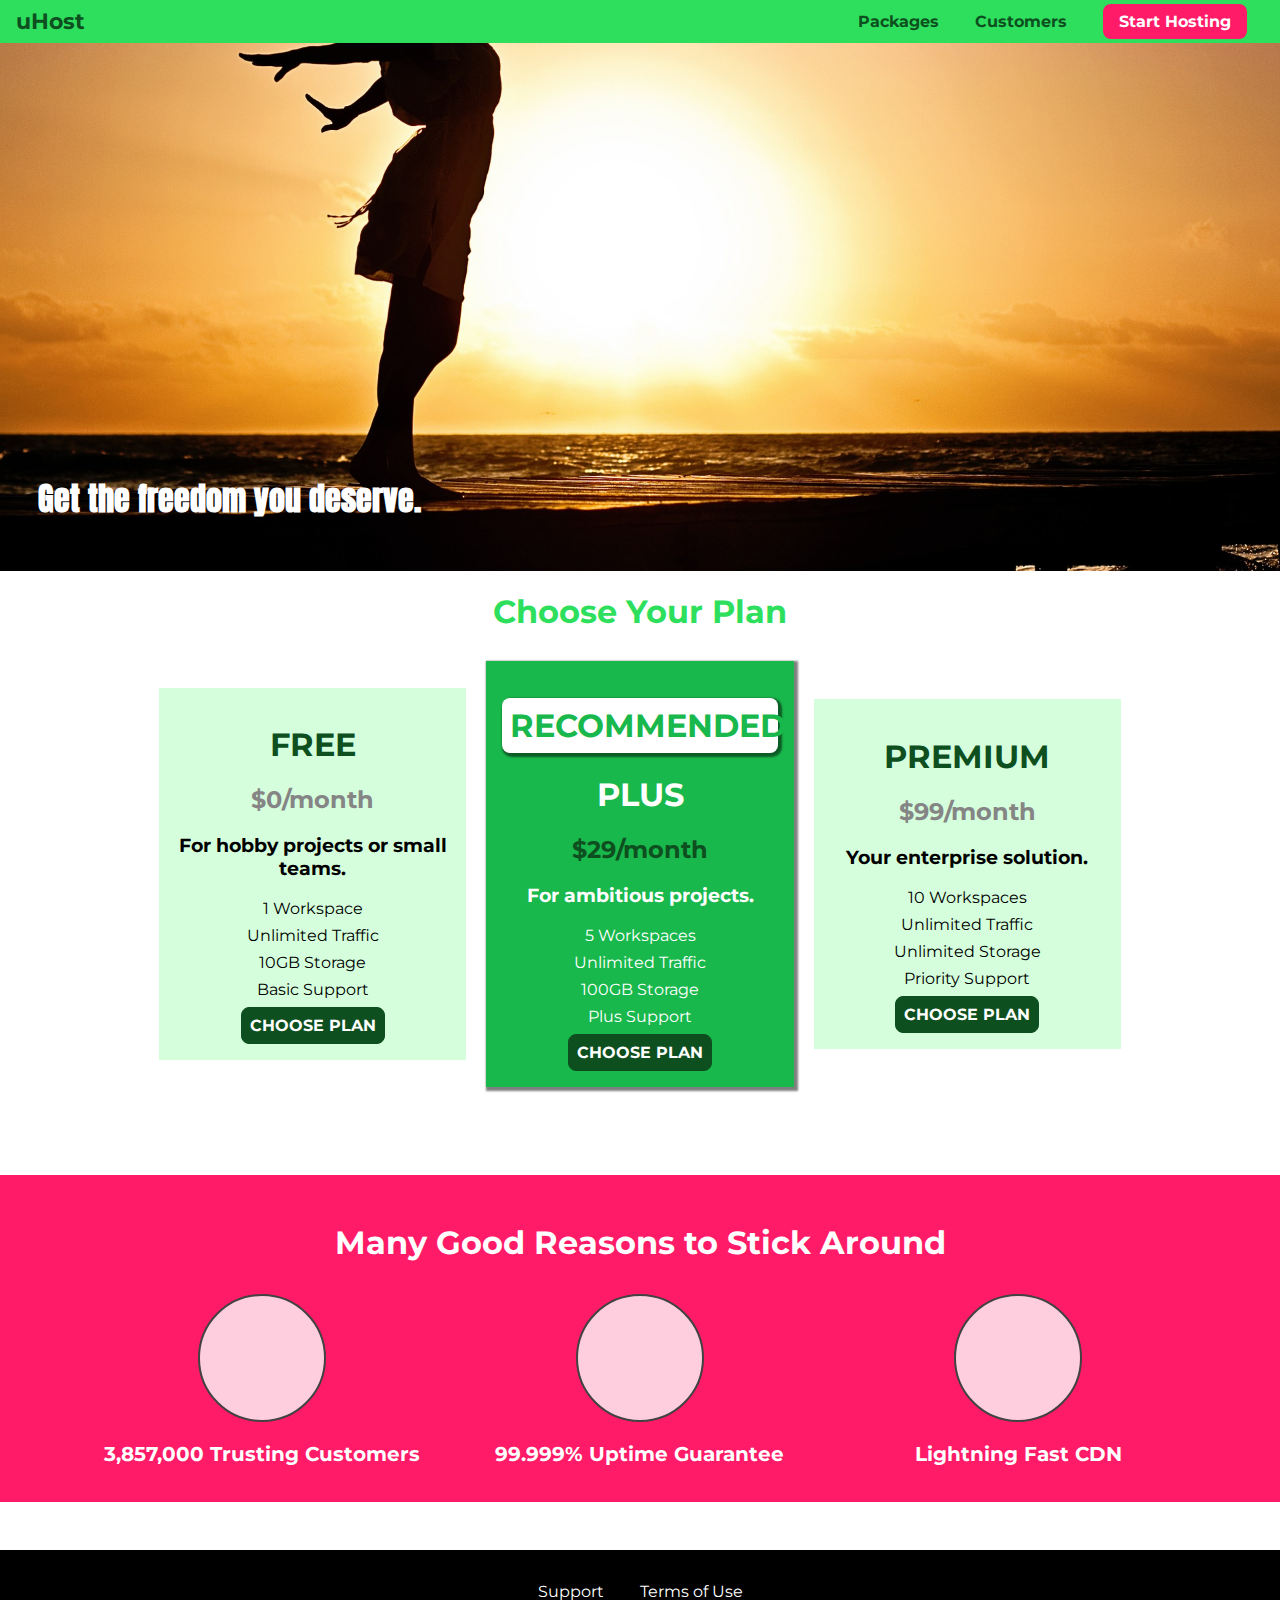
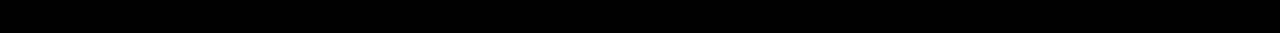
<file: index.html>
<!DOCTYPE html>
<html lang="en">

<head>
    <meta charset="UTF-8">
    <meta http-equiv="X-UA-Compatible" content="ie=edge">
    <title>uHost</title>
    <link rel="shortcut icon" href="favicon.png">
    <link href="https://fonts.googleapis.com/css?family=Anton" rel="stylesheet">
    <link href="https://fonts.googleapis.com/css?family=Montserrat:400,700" rel="stylesheet">
    <link rel="stylesheet" href="shared.css">
    <link rel="stylesheet" href="main.css">
</head>

<body>
    <header class="main-header">
        <div>
            <a href="index.html" class="main-header__brand">
                uHost
            </a>
        </div>
        <nav class="main-nav">
            <ul class="main-nav__items">
                <li class="main-nav__item">
                    <a href="packages/index.html">Packages</a>
                </li>
                <li class="main-nav__item">
                    <a href="customers/index.html">Customers</a>
                </li>
                <li class="main-nav__item main-nav__item--cta">
                    <a href="start-hosting/index.html">Start Hosting</a>
                </li>
            </ul>
        </nav>
    </header>
    <main>
        <section id="product-overview">
            <h1>Get the freedom you deserve.</h1>
        </section>
        <section id="plans">
            <h1 class="section-title">Choose Your Plan</h1>
            <div class="plan__list">
                <article class="plan">
                    <h1 class="plan__title">FREE</h1>
                    <h2 class="plan__price">$0/month</h2>
                    <h3>For hobby projects or small teams.</h3>
                    <ul class="plan__features">
                        <li class="plan__feature">1 Workspace</li>
                        <li class="plan__feature">Unlimited Traffic</li>
                        <li class="plan__feature">10GB Storage</li>
                        <li class="plan__feature">Basic Support</li>
                    </ul>
                    <div>
                        <button class="button">CHOOSE PLAN</button>
                    </div>
                </article>
                <article class="plan plan--highlighted">
                    <h1 class="plan__annotation">RECOMMENDED</h1>
                    <h1 class="plan__title">PLUS</h1>
                    <h2 class="plan__price">$29/month</h2>
                    <h3>For ambitious projects.</h3>
                    <ul class="plan__features">
                        <li class="plan__feature">5 Workspaces</li>
                        <li class="plan__feature">Unlimited Traffic</li>
                        <li class="plan__feature">100GB Storage</li>
                        <li class="plan__feature">Plus Support</li>
                    </ul>
                    <div>
                        <button class="button">CHOOSE PLAN</button>
                    </div>
                </article>
                <article class="plan">
                    <h1 class="plan__title">PREMIUM</h1>
                    <h2 class="plan__price">$99/month</h2>
                    <h3>Your enterprise solution.</h3>
                    <ul class="plan__features">
                        <li class="plan__feature">10 Workspaces</li>
                        <li class="plan__feature">Unlimited Traffic</li>
                        <li class="plan__feature">Unlimited Storage</li>
                        <li class="plan__feature">Priority Support</li>
                    </ul>
                    <div>
                        <button class="button">CHOOSE PLAN</button>
                    </div>
                </article>
            </div>
        </section>
        <section id="key-features">
            <h1 class="section-title">Many Good Reasons to Stick Around</h1>
            <ul class="key-feature__list">
                <li class="key-feature">
                    <div class="key-feature__image">

                    </div>
                    <p class="key-feature__description">3,857,000 Trusting Customers</p>
                </li>
                <li class="key-feature">
                    <div class="key-feature__image">

                    </div>
                    <p class="key-feature__description">99.999% Uptime Guarantee</p>
                </li>
                <li class="key-feature">
                    <div class="key-feature__image">

                    </div>
                    <p class="key-feature__description">Lightning Fast CDN</p>
                </li>
            </ul>
        </section>
    </main>
    <footer class="main-footer">
        <nav>
            <ul class="main-footer__links">
                <li class="main-footer__link">
                    <a href="#">Support</a>
                </li>
                <li class="main-footer__link">
                    <a href="#">Terms of Use</a>
                </li>
            </ul>
        </nav>
    </footer>
</body>

</html>
</file>
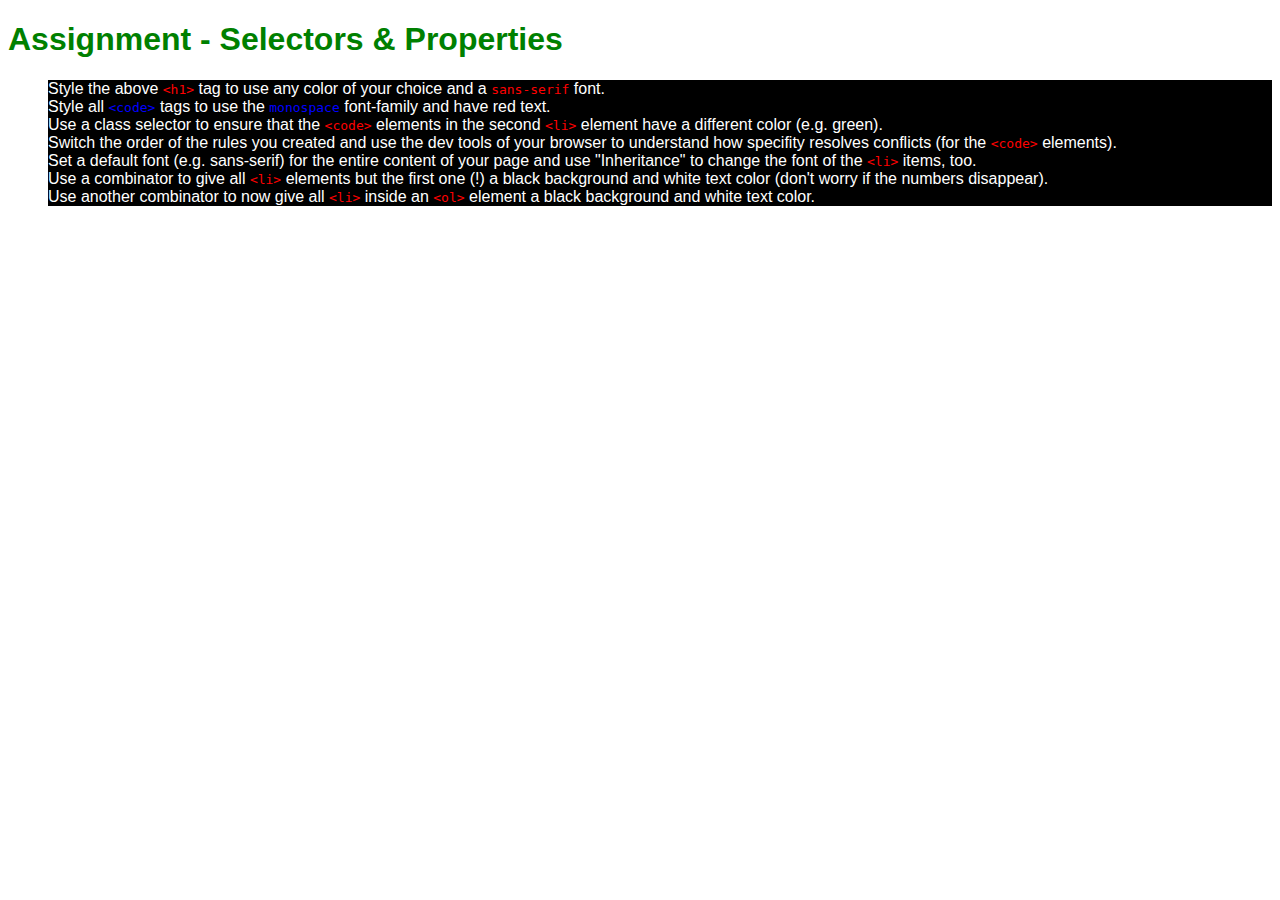
<file: Assignment 1/index.html>
<!DOCTYPE html>
<html lang="en">
<head>
    <meta charset="UTF-8">
    <meta name="viewport" content="width=device-width, initial-scale=1.0">
    <meta http-equiv="X-UA-Compatible" content="ie=edge">
    <title>CSS Course</title>
    <link rel="stylesheet" href="main.css">
</head>
<body>
    <h1 id="assignment-instructions">Assignment - Selectors &amp; Properties</h1>
    <ol>
        <li>Style the above <code>&lt;h1&gt;</code> tag to use any color of your choice and a <code>sans-serif</code> font.</li>
        <li>Style all <code class="secondElement-code">&lt;code&gt;</code> tags to use the <code class="secondElement-code">monospace</code> font-family and have red text.</li>
        <li>Use a class selector to ensure that the <code>&lt;code&gt;</code> elements in the second <code>&lt;li&gt;</code> element have a different color (e.g. green).</li>
        <li>Switch the order of the rules you created and use the dev tools of your browser to understand how specifity resolves conflicts (for the <code>&lt;code&gt;</code> elements).</li>
        <li>Set a default font (e.g. sans-serif) for the entire content of your page and use "Inheritance" to change the font of the <code>&lt;li&gt;</code> items, too.</li>
        <li>Use a combinator to give all <code>&lt;li&gt;</code> elements but the first one (!) a black background and white text color (don't worry if the numbers disappear).</li>
        <li>Use another combinator to now give all <code>&lt;li&gt;</code> inside an <code>&lt;ol&gt;</code> element a black background and white text color.</li>
    </ol>
</body>
</html>
</file>
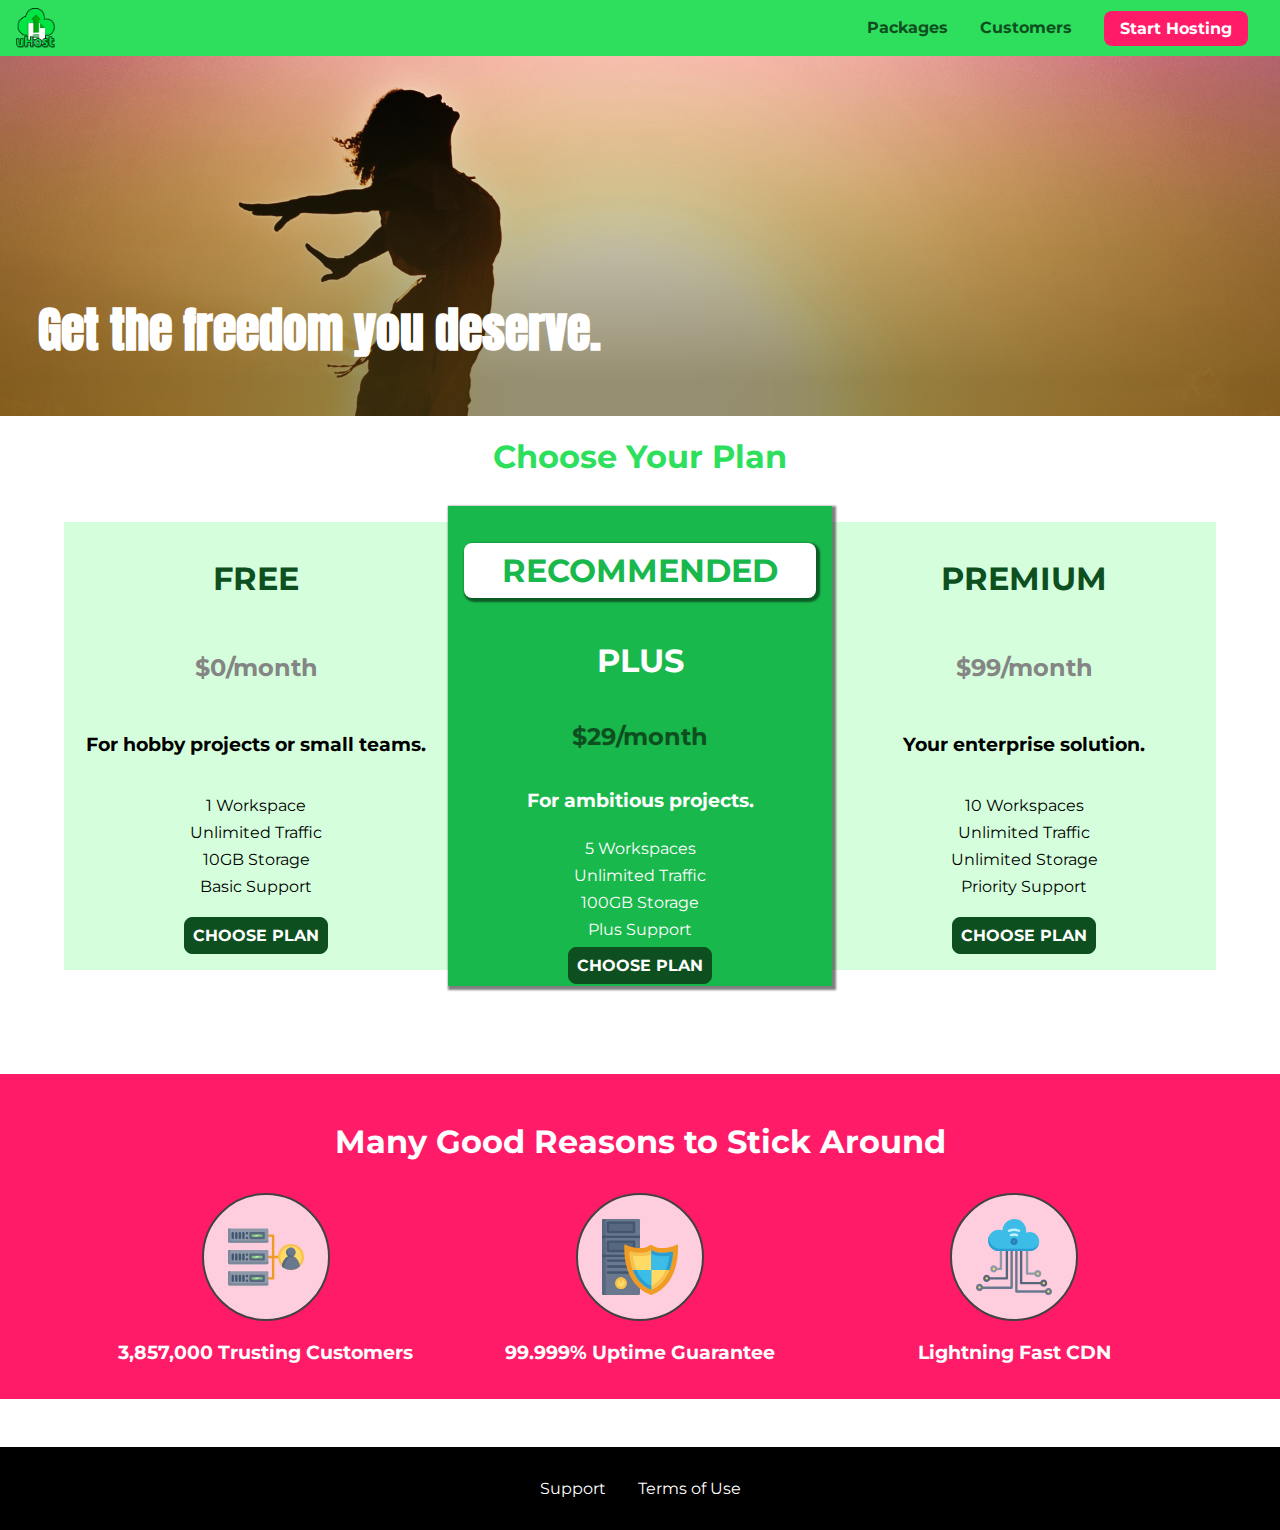
<file: Assignment 10/index.html>
<!DOCTYPE html>
<html lang="en">

<head>
    <meta charset="UTF-8">
    <meta http-equiv="X-UA-Compatible" content="ie=edge">
    <meta name="viewport" content="width=device-width, initial-scale=1.0">
    <title>uHost</title>
    <link rel="shortcut icon" href="favicon.png">
    <link rel="stylesheet" href="shared.css">
    <link rel="stylesheet" href="main.css">
</head>

<body>
    <div class="backdrop"></div>
    <div class="modal">
        <h1 class="modal__title">Do you want to continue?</h1>
        <div class="modal__actions">
            <a href="start-hosting/index.html" class="modal__action">Yes!</a>
            <button class="modal__action modal__action--negative" type="button">No!</button>
        </div>
    </div>
    <header class="main-header">
        <div>
            <button class="toggle-button">
                <span class="toggle-button__bar"></span>
                <span class="toggle-button__bar"></span>
                <span class="toggle-button__bar"></span>
            </button>
            <a href="index.html" class="main-header__brand">
                <img src="images/uhost-icon.png" alt="uHost - Your favorite hosting company">
            </a>
        </div>
        <nav class="main-nav">
            <ul class="main-nav__items">
                <li class="main-nav__item">
                    <a href="packages/index.html">Packages</a>
                </li>
                <li class="main-nav__item">
                    <a href="customers/index.html">Customers</a>
                </li>
                <li class="main-nav__item main-nav__item--cta">
                    <a href="start-hosting/index.html">Start Hosting</a>
                </li>
            </ul>
        </nav>
    </header>
    <nav class="mobile-nav">
        <ul class="mobile-nav__items">
            <li class="mobile-nav__item">
                <a href="packages/index.html">Packages</a>
            </li>
            <li class="mobile-nav__item">
                <a href="customers/index.html">Customers</a>
            </li>
            <li class="mobile-nav__item mobile-nav__item--cta">
                <a href="start-hosting/index.html">Start Hosting</a>
            </li>
        </ul>
    </nav>
    <main>
        <section id="product-overview">
            <h1>Get the freedom you deserve.</h1>
        </section>
        <section id="plans">
            <h1 class="section-title">Choose Your Plan</h1>
            <div class="plan__list">
                <article class="plan">
                    <h1 class="plan__title">FREE</h1>
                    <h2 class="plan__price">$0/month</h2>
                    <h3>For hobby projects or small teams.</h3>
                    <ul class="plan__features">
                        <li class="plan__feature">1 Workspace</li>
                        <li class="plan__feature">Unlimited Traffic</li>
                        <li class="plan__feature">10GB Storage</li>
                        <li class="plan__feature">Basic Support</li>
                    </ul>
                    <div>
                        <button class="button">CHOOSE PLAN</button>
                    </div>
                </article>
                <article class="plan plan--highlighted">
                    <h1 class="plan__annotation">RECOMMENDED</h1>
                    <h1 class="plan__title">PLUS</h1>
                    <h2 class="plan__price">$29/month</h2>
                    <h3>For ambitious projects.</h3>
                    <ul class="plan__features">
                        <li class="plan__feature">5 Workspaces</li>
                        <li class="plan__feature">Unlimited Traffic</li>
                        <li class="plan__feature">100GB Storage</li>
                        <li class="plan__feature">Plus Support</li>
                    </ul>
                    <div>
                        <button class="button">CHOOSE PLAN</button>
                    </div>
                </article>
                <article class="plan">
                    <h1 class="plan__title">PREMIUM</h1>
                    <h2 class="plan__price">$99/month</h2>
                    <h3>Your enterprise solution.</h3>
                    <ul class="plan__features">
                        <li class="plan__feature">10 Workspaces</li>
                        <li class="plan__feature">Unlimited Traffic</li>
                        <li class="plan__feature">Unlimited Storage</li>
                        <li class="plan__feature">Priority Support</li>
                    </ul>
                    <div>
                        <button class="button">CHOOSE PLAN</button>
                    </div>
                </article>
            </div>
        </section>
        <section id="key-features">
            <h1 class="section-title">Many Good Reasons to Stick Around</h1>
            <ul class="key-feature__list">
                <li class="key-feature">
                    <div class="key-feature__image">
                        <svg viewBox="0 0 512 512">
                            <path style="fill:#F09B24;" d="M344,248h-32V112c0-4.418-3.582-8-8-8h-40c-4.418,0-8,3.582-8,8s3.582,8,8,8h32v128h-32  c-4.418,0-8,3.582-8,8s3.582,8,8,8h32v128h-32c-4.418,0-8,3.582-8,8s3.582,8,8,8h40c4.418,0,8-3.582,8-8V264h32c4.418,0,8-3.582,8-8  S348.418,248,344,248z"
                            />
                            <path style="fill:#8E9AA9;" d="M264,64H8c-4.418,0-8,3.582-8,8v80c0,4.418,3.582,8,8,8h256c4.418,0,8-3.582,8-8V72  C272,67.582,268.418,64,264,64z"
                            />
                            <path style="fill:#7C899B;" d="M24,144c-4.418,0-8-3.582-8-8V64H8c-4.418,0-8,3.582-8,8v80c0,4.418,3.582,8,8,8h256  c4.418,0,8-3.582,8-8v-8H24z"
                            />
                            <rect x="152" y="96" style="fill:#B8E3A8;" width="88" height="32" />
                            <g>
                                <polygon style="fill:#7EC97D;" points="152,96 152,128 166,128 198,96  " />
                                <polygon style="fill:#7EC97D;" points="220,96 188,128 240,128 240,96  " />
                            </g>
                            <path style="fill:#56677E;" d="M240,136h-88c-4.418,0-8-3.582-8-8V96c0-4.418,3.582-8,8-8h88c4.418,0,8,3.582,8,8v32  C248,132.418,244.418,136,240,136z M160,120h72v-16h-72V120z"
                            />
                            <g>
                                <path style="fill:#435670;" d="M32,136c-4.418,0-8-3.582-8-8V96c0-4.418,3.582-8,8-8s8,3.582,8,8v32C40,132.418,36.418,136,32,136z   "
                                />
                                <path style="fill:#435670;" d="M56,136c-4.418,0-8-3.582-8-8V96c0-4.418,3.582-8,8-8s8,3.582,8,8v32C64,132.418,60.418,136,56,136z   "
                                />
                                <path style="fill:#435670;" d="M80,136c-4.418,0-8-3.582-8-8V96c0-4.418,3.582-8,8-8s8,3.582,8,8v32C88,132.418,84.418,136,80,136z   "
                                />
                                <path style="fill:#435670;" d="M104,136c-4.418,0-8-3.582-8-8V96c0-4.418,3.582-8,8-8s8,3.582,8,8v32   C112,132.418,108.418,136,104,136z"
                                />
                                <path style="fill:#435670;" d="M128,105c-4.418,0-8-3.582-8-8v-1c0-4.418,3.582-8,8-8s8,3.582,8,8v1   C136,101.418,132.418,105,128,105z"
                                />
                                <path style="fill:#435670;" d="M128,136c-4.418,0-8-3.582-8-8v-1c0-4.418,3.582-8,8-8s8,3.582,8,8v1   C136,132.418,132.418,136,128,136z"
                                />
                            </g>
                            <path style="fill:#8E9AA9;" d="M264,208H8c-4.418,0-8,3.582-8,8v80c0,4.418,3.582,8,8,8h256c4.418,0,8-3.582,8-8v-80  C272,211.582,268.418,208,264,208z"
                            />
                            <path style="fill:#7C899B;" d="M24,288c-4.418,0-8-3.582-8-8v-72H8c-4.418,0-8,3.582-8,8v80c0,4.418,3.582,8,8,8h256  c4.418,0,8-3.582,8-8v-8H24z"
                            />
                            <rect x="152" y="240" style="fill:#B8E3A8;" width="88" height="32" />
                            <g>
                                <polygon style="fill:#7EC97D;" points="152,240 152,272 166,272 198,240  " />
                                <polygon style="fill:#7EC97D;" points="220,240 188,272 240,272 240,240  " />
                            </g>
                            <path style="fill:#56677E;" d="M240,280h-88c-4.418,0-8-3.582-8-8v-32c0-4.418,3.582-8,8-8h88c4.418,0,8,3.582,8,8v32  C248,276.418,244.418,280,240,280z M160,264h72v-16h-72V264z"
                            />
                            <g>
                                <path style="fill:#435670;" d="M32,280c-4.418,0-8-3.582-8-8v-32c0-4.418,3.582-8,8-8s8,3.582,8,8v32C40,276.418,36.418,280,32,280   z"
                                />
                                <path style="fill:#435670;" d="M56,280c-4.418,0-8-3.582-8-8v-32c0-4.418,3.582-8,8-8s8,3.582,8,8v32C64,276.418,60.418,280,56,280   z"
                                />
                                <path style="fill:#435670;" d="M80,280c-4.418,0-8-3.582-8-8v-32c0-4.418,3.582-8,8-8s8,3.582,8,8v32C88,276.418,84.418,280,80,280   z"
                                />
                                <path style="fill:#435670;" d="M104,280c-4.418,0-8-3.582-8-8v-32c0-4.418,3.582-8,8-8s8,3.582,8,8v32   C112,276.418,108.418,280,104,280z"
                                />
                                <path style="fill:#435670;" d="M128,249c-4.418,0-8-3.582-8-8v-1c0-4.418,3.582-8,8-8s8,3.582,8,8v1   C136,245.418,132.418,249,128,249z"
                                />
                                <path style="fill:#435670;" d="M128,280c-4.418,0-8-3.582-8-8v-1c0-4.418,3.582-8,8-8s8,3.582,8,8v1   C136,276.418,132.418,280,128,280z"
                                />
                            </g>
                            <path style="fill:#8E9AA9;" d="M264,352H8c-4.418,0-8,3.582-8,8v80c0,4.418,3.582,8,8,8h256c4.418,0,8-3.582,8-8v-80  C272,355.582,268.418,352,264,352z"
                            />
                            <path style="fill:#7C899B;" d="M24,432c-4.418,0-8-3.582-8-8v-72H8c-4.418,0-8,3.582-8,8v80c0,4.418,3.582,8,8,8h256  c4.418,0,8-3.582,8-8v-8H24z"
                            />
                            <rect x="152" y="384" style="fill:#B8E3A8;" width="88" height="32" />
                            <g>
                                <polygon style="fill:#7EC97D;" points="152,384 152,416 166,416 198,384  " />
                                <polygon style="fill:#7EC97D;" points="220,384 188,416 240,416 240,384  " />
                            </g>
                            <path style="fill:#56677E;" d="M240,424h-88c-4.418,0-8-3.582-8-8v-32c0-4.418,3.582-8,8-8h88c4.418,0,8,3.582,8,8v32  C248,420.418,244.418,424,240,424z M160,408h72v-16h-72V408z"
                            />
                            <g>
                                <path style="fill:#435670;" d="M32,424c-4.418,0-8-3.582-8-8v-32c0-4.418,3.582-8,8-8s8,3.582,8,8v32C40,420.418,36.418,424,32,424   z"
                                />
                                <path style="fill:#435670;" d="M56,424c-4.418,0-8-3.582-8-8v-32c0-4.418,3.582-8,8-8s8,3.582,8,8v32C64,420.418,60.418,424,56,424   z"
                                />
                                <path style="fill:#435670;" d="M80,424c-4.418,0-8-3.582-8-8v-32c0-4.418,3.582-8,8-8s8,3.582,8,8v32C88,420.418,84.418,424,80,424   z"
                                />
                                <path style="fill:#435670;" d="M104,424c-4.418,0-8-3.582-8-8v-32c0-4.418,3.582-8,8-8s8,3.582,8,8v32   C112,420.418,108.418,424,104,424z"
                                />
                                <path style="fill:#435670;" d="M128,393c-4.418,0-8-3.582-8-8v-1c0-4.418,3.582-8,8-8s8,3.582,8,8v1   C136,389.418,132.418,393,128,393z"
                                />
                                <path style="fill:#435670;" d="M128,424c-4.418,0-8-3.582-8-8v-1c0-4.418,3.582-8,8-8s8,3.582,8,8v1   C136,420.418,132.418,424,128,424z"
                                />
                            </g>
                            <path style="fill:#F7C14D;" d="M424,168c-48.523,0-88,39.477-88,88s39.477,88,88,88s88-39.477,88-88S472.523,168,424,168z" />
                            <path style="fill:#FFDB66;" d="M424,184c-39.701,0-72,32.299-72,72s32.299,72,72,72s72-32.299,72-72S463.701,184,424,184z" />
                            <path style="fill:#69788D;" d="M484.893,314.16C476.393,274.588,451.922,248,424,248s-52.393,26.588-60.893,66.16  c-0.605,2.82,0.354,5.749,2.511,7.664C381.731,336.124,402.465,344,424,344s42.269-7.876,58.381-22.176  C484.539,319.909,485.498,316.98,484.893,314.16z"
                            />
                            <path style="fill:#56677E;" d="M434.053,249.171C430.768,248.403,427.411,248,424,248c-27.922,0-52.393,26.588-60.893,66.16  c-0.605,2.82,0.354,5.749,2.511,7.664c3.383,3.002,6.979,5.703,10.734,8.125C384.904,286.243,407.373,255.378,434.053,249.171z"
                            />
                            <path style="fill:#69788D;" d="M424,192c-17.645,0-32,14.355-32,32s14.355,32,32,32s32-14.355,32-32S441.645,192,424,192z" />
                            <path style="fill:#56677E;" d="M432,248c-17.645,0-32-14.355-32-32c0-6.783,2.128-13.076,5.742-18.258  C397.444,203.53,392,213.138,392,224c0,17.645,14.355,32,32,32c10.862,0,20.471-5.444,26.258-13.742  C445.076,245.872,438.783,248,432,248z"
                            />

                        </svg>
                    </div>
                    <p class="key-feature__description">3,857,000 Trusting Customers</p>
                </li>
                <li class="key-feature">
                    <div class="key-feature__image">
                        <svg viewBox="0 0 512 512">
                            <path style="fill:#69788D;" d="M248,0H8C3.582,0,0,3.582,0,8v496c0,4.418,3.582,8,8,8h240c4.418,0,8-3.582,8-8V8  C256,3.582,252.418,0,248,0z"
                            />
                            <path style="fill:#56677E;" d="M24,504V8c0-4.418,3.582-8,8-8H8C3.582,0,0,3.582,0,8v496c0,4.418,3.582,8,8,8h24  C27.582,512,24,508.418,24,504z"
                            />
                            <g>
                                <rect x="0" y="112" style="fill:#435670;" width="256" height="16" />
                                <rect x="0" y="240" style="fill:#435670;" width="256" height="16" />
                            </g>
                            <path style="fill:#F7C14D;" d="M128,392c-22.056,0-40,17.944-40,40s17.944,40,40,40s40-17.944,40-40S150.056,392,128,392z" />
                            <path style="fill:#FFDB66;" d="M128,408c-13.233,0-24,10.767-24,24s10.767,24,24,24s24-10.767,24-24S141.233,408,128,408z" />
                            <path style="fill:#F7C14D;" d="M128,392c-2.739,0-5.414,0.278-8,0.805V424c0,4.418,3.582,8,8,8c4.418,0,8-3.582,8-8v-31.195  C133.414,392.278,130.739,392,128,392z"
                            />
                            <g>
                                <path style="fill:#435670;" d="M216,288H40c-4.418,0-8-3.582-8-8s3.582-8,8-8h176c4.418,0,8,3.582,8,8S220.418,288,216,288z"
                                />
                                <path style="fill:#435670;" d="M216,328H40c-4.418,0-8-3.582-8-8s3.582-8,8-8h176c4.418,0,8,3.582,8,8S220.418,328,216,328z"
                                />
                                <path style="fill:#435670;" d="M216,368H40c-4.418,0-8-3.582-8-8s3.582-8,8-8h176c4.418,0,8,3.582,8,8S220.418,368,216,368z"
                                />
                                <path style="fill:#435670;" d="M216,16H40c-4.418,0-8,3.582-8,8v64c0,4.418,3.582,8,8,8h176c4.418,0,8-3.582,8-8V24   C224,19.582,220.418,16,216,16z"
                                />
                            </g>
                            <rect x="48" y="32" style="fill:#56677E;" width="160" height="48" />
                            <path style="fill:#435670;" d="M216,144H40c-4.418,0-8,3.582-8,8v64c0,4.418,3.582,8,8,8h176c4.418,0,8-3.582,8-8v-64  C224,147.582,220.418,144,216,144z"
                            />
                            <rect x="48" y="160" style="fill:#56677E;" width="160" height="48" />
                            <path style="fill:#F09B24;" d="M511.747,180.237c-0.194-6.537-8.107-10.107-13.135-5.894c-5.6,4.693-42.904,21.282-98.514,21.282  c-33.45,0-64.625-20.999-64.929-21.206c-2.9-1.991-6.764-1.85-9.512,0.346c-2.677,2.135-27.201,20.86-63.793,20.86  c-55.607,0-92.914-16.589-98.515-21.282c-5.028-4.211-12.941-0.645-13.135,5.894c-1.634,54.834,4.655,105.941,18.693,151.903  c12.096,39.604,29.759,74.047,52.497,102.373c27.538,34.304,62.743,59.882,104.66,76.045c3.069,1.918,6.757,1.921,9.83,0  c41.917-16.163,77.122-41.741,104.66-76.045c22.738-28.326,40.401-62.77,52.497-102.373  C507.092,286.179,513.381,235.071,511.747,180.237z"
                            />
                            <path style="fill:#F7C14D;" d="M476.21,221.226c-1.953-1.631-4.568-2.235-7.036-1.628c-21.686,5.327-44.926,8.028-69.075,8.028  c-25.926,0-49.633-8.975-64.955-16.504c-2.307-1.134-5.016-1.091-7.284,0.116c-14.059,7.477-36.919,16.388-65.994,16.388  c-24.153,0-47.394-2.701-69.075-8.028c-5.155-1.268-10.221,2.966-9.894,8.261c2.077,33.693,7.668,65.635,16.616,94.935  c22.774,74.565,66.139,126.334,128.888,153.868c2.032,0.891,4.397,0.891,6.43,0c61.777-27.107,104.716-78.876,127.62-153.868  c8.948-29.3,14.539-61.241,16.616-94.935C479.224,225.319,478.163,222.856,476.21,221.226z"
                            />
                            <path style="fill:#FFDB66;" d="M331.609,451.727c-52.604-25.289-89.304-70.987-109.144-135.944  c-6.532-21.39-11.162-44.336-13.82-68.447c17.133,2.852,34.952,4.291,53.22,4.291c29.394,0,53.376-7.793,69.978-15.561  c17.44,7.736,41.656,15.561,68.256,15.561c18.267,0,36.085-1.439,53.219-4.291c-2.659,24.112-7.288,47.06-13.82,68.448  C419.545,381.108,383.27,426.805,331.609,451.727z"
                            />
                            <g>
                                <path style="fill:#2C9DD4;" d="M479.066,227.858c0.157-2.539-0.903-5.002-2.856-6.633s-4.568-2.235-7.036-1.628   c-21.686,5.327-44.926,8.028-69.075,8.028c-25.926,0-49.633-8.975-64.955-16.504c-1.057-0.52-2.2-0.78-3.345-0.806l-0.072,133.351   h123.601c2.556-6.746,4.933-13.702,7.123-20.874C471.398,293.493,476.989,261.552,479.066,227.858z"
                                />
                                <path style="fill:#2C9DD4;" d="M206.658,343.667c24.153,63.42,65.028,108.108,121.743,132.995c1.031,0.452,2.147,0.673,3.263,0.666   l0.063-133.661H206.658z"
                                />
                            </g>
                            <g>
                                <path style="fill:#3CBDE8;" d="M439.497,315.783c6.532-21.389,11.161-44.336,13.82-68.448c-17.134,2.852-34.952,4.291-53.219,4.291   c-26.6,0-50.815-7.824-68.256-15.561l-0.116,107.601h97.758C433.179,334.807,436.524,325.518,439.497,315.783z"
                                />
                                <path style="fill:#3CBDE8;" d="M232.523,343.667c21.144,50.298,54.363,86.56,99.087,108.06l0.117-108.06H232.523z" />
                            </g>
                        </svg>
                    </div>
                    <p class="key-feature__description">99.999% Uptime Guarantee</p>
                </li>
                <li class="key-feature">
                    <div class="key-feature__image">
                        <svg viewBox="0 0 512 512">
                            <path style="fill:#8E9AA9;" d="M168,200c-4.418,0-8,3.582-8,8v120h-17.376c-3.302-9.311-12.194-16-22.624-16  c-13.234,0-24,10.767-24,24s10.766,24,24,24c10.429,0,19.321-6.689,22.624-16H168c4.418,0,8-3.582,8-8V208  C176,203.582,172.418,200,168,200z"
                            />
                            <path style="fill:#FFDB66;" d="M120,328c-4.411,0-8,3.589-8,8s3.589,8,8,8s8-3.589,8-8S124.411,328,120,328z" />
                            <path style="fill:#56677E;" d="M208,200c-4.418,0-8,3.582-8,8v184H94.624C91.322,382.689,82.43,376,72,376  c-13.234,0-24,10.767-24,24s10.766,24,24,24c10.429,0,19.321-6.689,22.624-16H208c4.418,0,8-3.582,8-8V208  C216,203.582,212.418,200,208,200z"
                            />
                            <path style="fill:#FFDB66;" d="M72,392c-4.411,0-8,3.589-8,8s3.589,8,8,8s8-3.589,8-8S76.411,392,72,392z" />
                            <path style="fill:#69788D;" d="M240,208c-4.418,0-8,3.582-8,8v239H47.24c-2.671-10.34-12.078-18-23.24-18c-13.234,0-24,10.767-24,24  s10.766,24,24,24c9.666,0,18.009-5.747,21.809-14H240c4.418,0,8-3.582,8-8V216C248,211.582,244.418,208,240,208z"
                            />
                            <path style="fill:#FFDB66;" d="M24,453c-4.411,0-8,3.589-8,8s3.589,8,8,8s8-3.589,8-8S28.411,453,24,453z" />
                            <path style="fill:#69788D;" d="M488,464c-10.429,0-19.321,6.689-22.624,16H280V208c0-4.418-3.582-8-8-8s-8,3.582-8,8v280  c0,4.418,3.582,8,8,8h193.376c3.302,9.311,12.194,16,22.624,16c13.234,0,24-10.767,24-24S501.234,464,488,464z"
                            />
                            <path style="fill:#FFDB66;" d="M488,480c-4.411,0-8,3.589-8,8s3.589,8,8,8s8-3.589,8-8S492.411,480,488,480z" />
                            <path style="fill:#56677E;" d="M456,408c-10.429,0-19.321,6.689-22.624,16H312V208c0-4.418-3.582-8-8-8s-8,3.582-8,8v224  c0,4.418,3.582,8,8,8h129.376c3.302,9.311,12.194,16,22.624,16c13.234,0,24-10.767,24-24S469.234,408,456,408z"
                            />
                            <path style="fill:#FFDB66;" d="M456,424c-4.411,0-8,3.589-8,8s3.589,8,8,8s8-3.589,8-8S460.411,424,456,424z" />
                            <path style="fill:#8E9AA9;" d="M416,344c-10.429,0-19.321,6.689-22.624,16H352V208c0-4.418-3.582-8-8-8s-8,3.582-8,8v160  c0,4.418,3.582,8,8,8h49.376c3.302,9.311,12.194,16,22.624,16c13.234,0,24-10.767,24-24S429.234,344,416,344z"
                            />
                            <path style="fill:#FFDB66;" d="M416,360c-4.411,0-8,3.589-8,8s3.589,8,8,8s8-3.589,8-8S420.411,360,416,360z" />
                            <path style="fill:#3CBDE8;" d="M362,88c-8.741,0-17.231,1.751-25.06,5.085C337.646,88.797,338,84.43,338,80  c0-44.112-35.888-80-80-80c-42.823,0-77.895,33.816-79.909,76.149C170.393,73.415,162.244,72,154,72c-39.701,0-72,32.299-72,72  s32.299,72,72,72h208c35.29,0,64-28.71,64-64S397.29,88,362,88z"
                            />
                            <path style="fill:#2C9DD4;" d="M368,200H160c-39.701,0-72-32.299-72-72c0-5.863,0.721-11.559,2.05-17.019  C84.918,120.88,82,132.102,82,144c0,39.701,32.299,72,72,72h208c30.389,0,55.88-21.296,62.379-49.743  C413.565,186.327,392.352,200,368,200z"
                            />
                            <path style="fill:#2A7DB5;" d="M256,128c-13.234,0-24,10.767-24,24s10.766,24,24,24c13.233,0,24-10.767,24-24S269.233,128,256,128z"
                            />
                            <path style="fill:#2C9DD4;" d="M256,144c-4.411,0-8,3.589-8,8s3.589,8,8,8c4.411,0,8-3.589,8-8S260.411,144,256,144z" />
                            <g>
                                <path style="fill:#C5F1FA;" d="M221.755,87.695c-2.994,0-5.864-1.688-7.233-4.572c-1.894-3.991-0.194-8.763,3.798-10.657   C230.157,66.849,242.834,64,256,64c13.166,0,25.844,2.849,37.68,8.466c3.992,1.895,5.692,6.666,3.798,10.657   s-6.666,5.692-10.657,3.798C277.144,82.328,266.774,80,256,80c-10.774,0-21.144,2.328-30.821,6.921   C224.072,87.446,222.904,87.695,221.755,87.695z"
                                />
                                <path style="fill:#C5F1FA;" d="M276.545,116.618c-1.148,0-2.316-0.249-3.424-0.774C267.745,113.293,261.985,112,256,112   c-5.985,0-11.745,1.293-17.121,3.844c-3.991,1.895-8.763,0.192-10.657-3.798c-1.894-3.992-0.193-8.764,3.798-10.657   C239.557,97.813,247.625,96,256,96c8.376,0,16.444,1.813,23.98,5.389c3.991,1.894,5.692,6.665,3.798,10.657   C282.41,114.93,279.539,116.618,276.545,116.618z"
                                />
                            </g>

                        </svg>
                    </div>
                    <p class="key-feature__description">Lightning Fast CDN</p>
                </li>
            </ul>
        </section>
    </main>
    <footer class="main-footer">
        <nav>
            <ul class="main-footer__links">
                <li class="main-footer__link">
                    <a href="#">Support</a>
                </li>
                <li class="main-footer__link">
                    <a href="#">Terms of Use</a>
                </li>
            </ul>
        </nav>
    </footer>
    <script src="shared.js"></script>
</body>

</html>
</file>
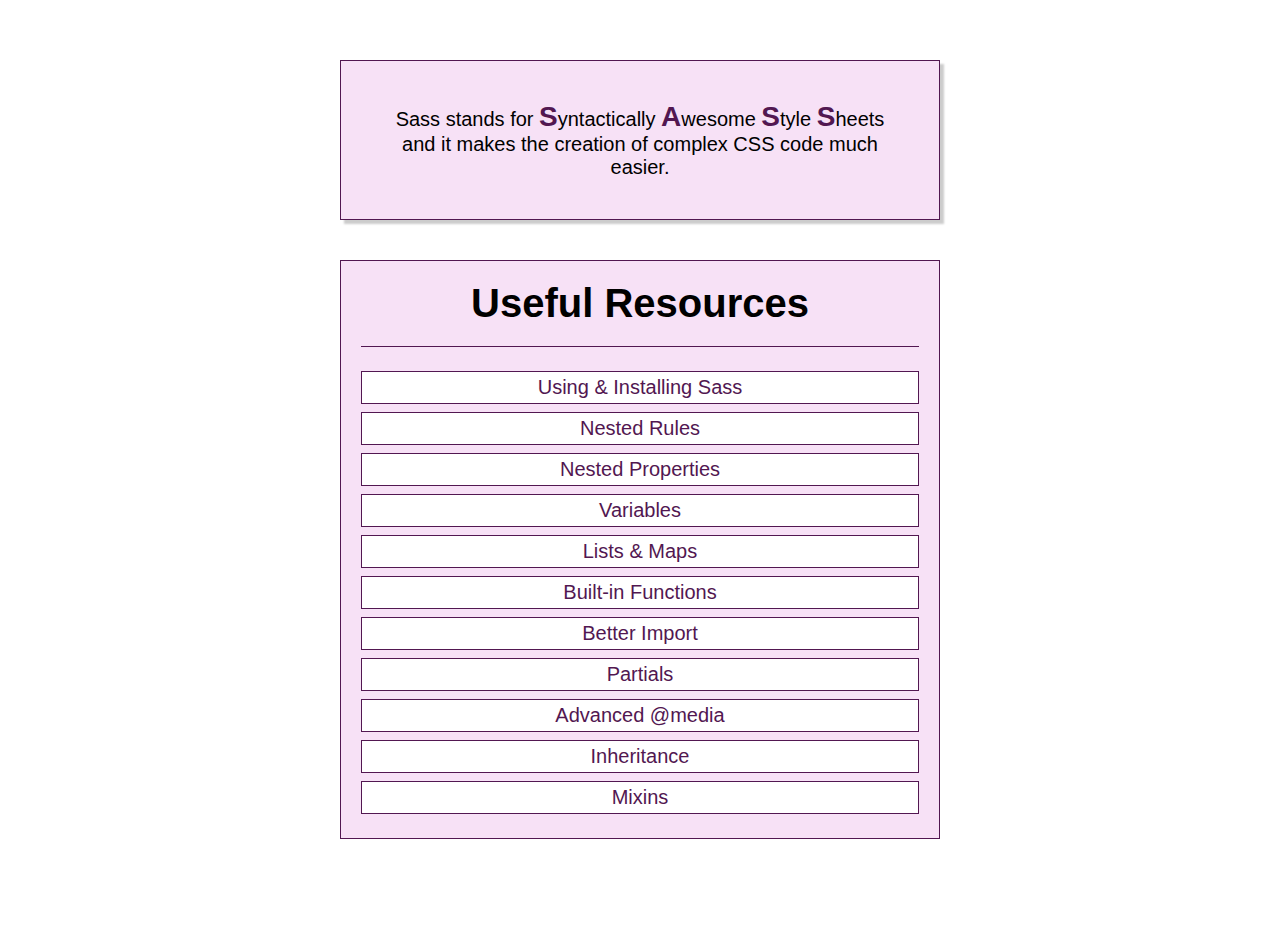
<file: assignment 11/index.html>
<!DOCTYPE html>
<html lang="en">

<head>
    <meta charset="UTF-8">
    <meta name="viewport" content="width=device-width, initial-scale=1.0">
    <meta http-equiv="X-UA-Compatible" content="ie=edge">
    <title>CSS Course</title>
    <link rel="stylesheet" href="main.css">
</head>

<body>
    <div class="container">
        <section class="sass-introduction">
            <p>Sass stands for
                <span class="char-highlight">S</span>yntactically
                <span class="char-highlight">A</span>wesome
                <span class="char-highlight">S</span>tyle
                <span class="char-highlight">S</span>heets and it makes the creation of complex CSS code much easier.</p>
        </section>
        <section class="sass-details">
            <header class="section-header">
                <h1>Useful Resources</h1>
            </header>
            <ul class="documentation-links">
                <li>
                    <a class="documentation-link link-important" href="https://sass-lang.com/documentation/file.SASS_REFERENCE.html#using_sass">Using &amp; Installing Sass</a>
                </li>
                <li>
                    <a class="documentation-link" href="https://sass-lang.com/documentation/file.SASS_REFERENCE.html#nested_rules">Nested Rules</a>
                </li>
                <li>
                    <a class="documentation-link" href="https://sass-lang.com/documentation/file.SASS_REFERENCE.html#nested_properties">Nested Properties</a>
                </li>
                <li>
                    <a class="documentation-link" href="https://sass-lang.com/documentation/file.SASS_REFERENCE.html#variables_">Variables</a>
                </li>
                <li>
                    <a class="documentation-link" href="https://sass-lang.com/documentation/file.SASS_REFERENCE.html#lists">Lists &amp; Maps</a>
                </li>
                <li>
                    <a class="documentation-link" href="https://sass-lang.com/documentation/Sass/Script/Functions.html">Built-in Functions</a>
                </li>
                <li>
                    <a class="documentation-link" href="https://sass-lang.com/documentation/file.SASS_REFERENCE.html#import">Better Import</a>
                </li>
                <li>
                    <a class="documentation-link" href="https://sass-lang.com/documentation/file.SASS_REFERENCE.html#partials">Partials</a>
                </li>
                <li>
                    <a class="documentation-link" href="https://sass-lang.com/documentation/file.SASS_REFERENCE.html#media">Advanced @media</a>
                </li>
                <li>
                    <a class="documentation-link" href="https://sass-lang.com/documentation/file.SASS_REFERENCE.html#extend">Inheritance</a>
                </li>
                <li>
                    <a class="documentation-link" href="https://sass-lang.com/documentation/file.SASS_REFERENCE.html#defining_a_mixin">Mixins</a>
                </li>
            </ul>
        </section>
    </div>
</body>

</html>
</file>
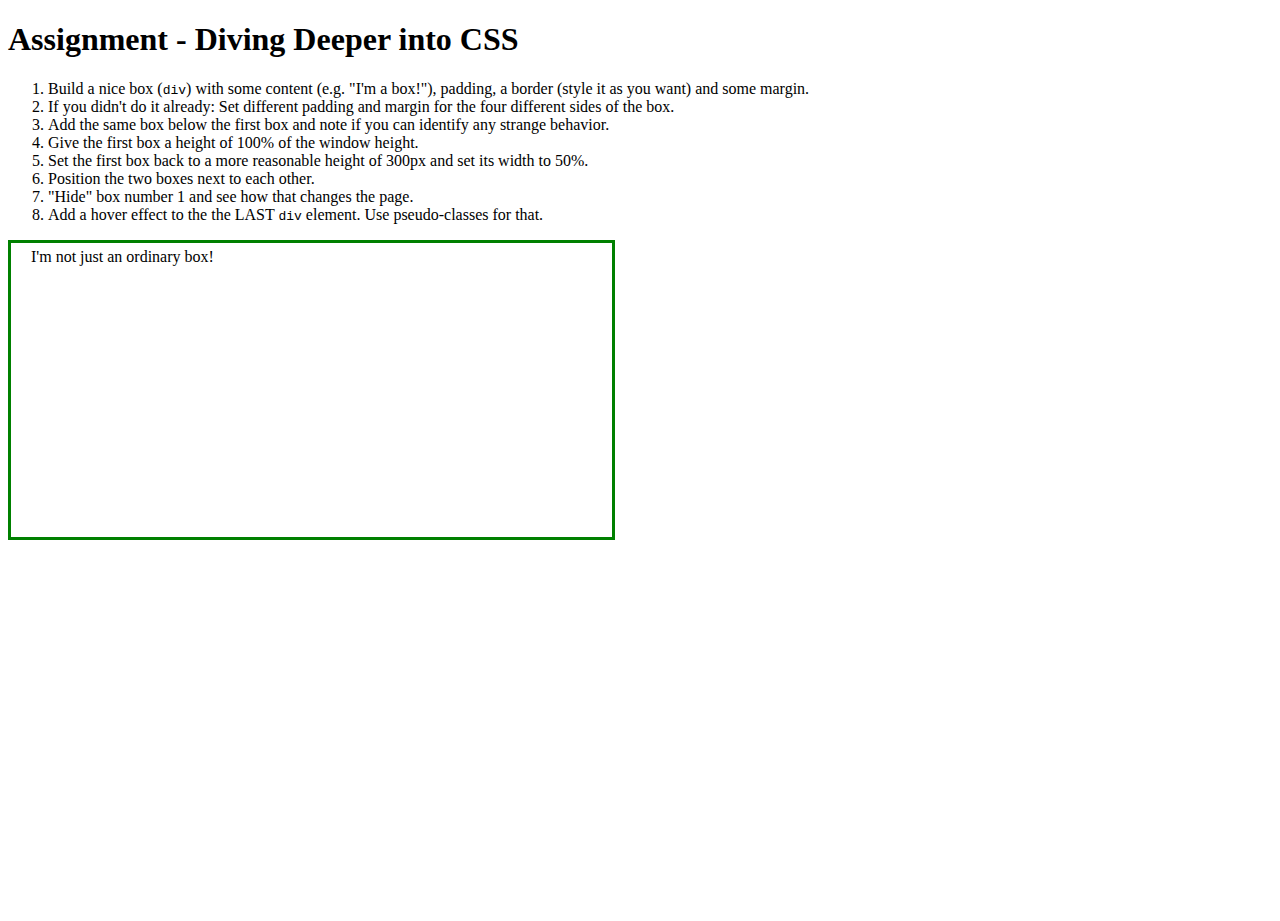
<file: Assignment 2/index.html>
<!DOCTYPE html>
<html lang="en">
<head>
    <meta charset="UTF-8">
    <meta name="viewport" content="width=device-width, initial-scale=1.0">
    <meta http-equiv="X-UA-Compatible" content="ie=edge">
    <title>CSS Course</title>
    <link rel="stylesheet" href="main.css">
</head>
<body>
    <h1>Assignment - Diving Deeper into CSS</h1>
    <ol>
        <li>Build a nice box (<code>div</code>) with some content (e.g. "I'm a box!"), padding, a border (style it as you want) and some margin.</li>
        <li>If you didn't do it already: Set different padding and margin for the four different sides of the box.</li>
        <li>Add the same box below the first box and note if you can identify any strange behavior.</li>
        <li>Give the first box a height of 100% of the window height.</li>
        <li>Set the first box back to a more reasonable height of 300px and set its width to 50%.</li>
        <li>Position the two boxes next to each other.</li>
        <li>"Hide" box number 1 and see how that changes the page.</li>
        <li>Add a hover effect to the the LAST <code>div</code> element. Use pseudo-classes for that.</li>
    </ol>
    <div class="box" id="first-box">I'm not just an ordinary box!</div>
    <div class="box">I'm not just an ordinary box!</div>
</body>
</html>
</file>
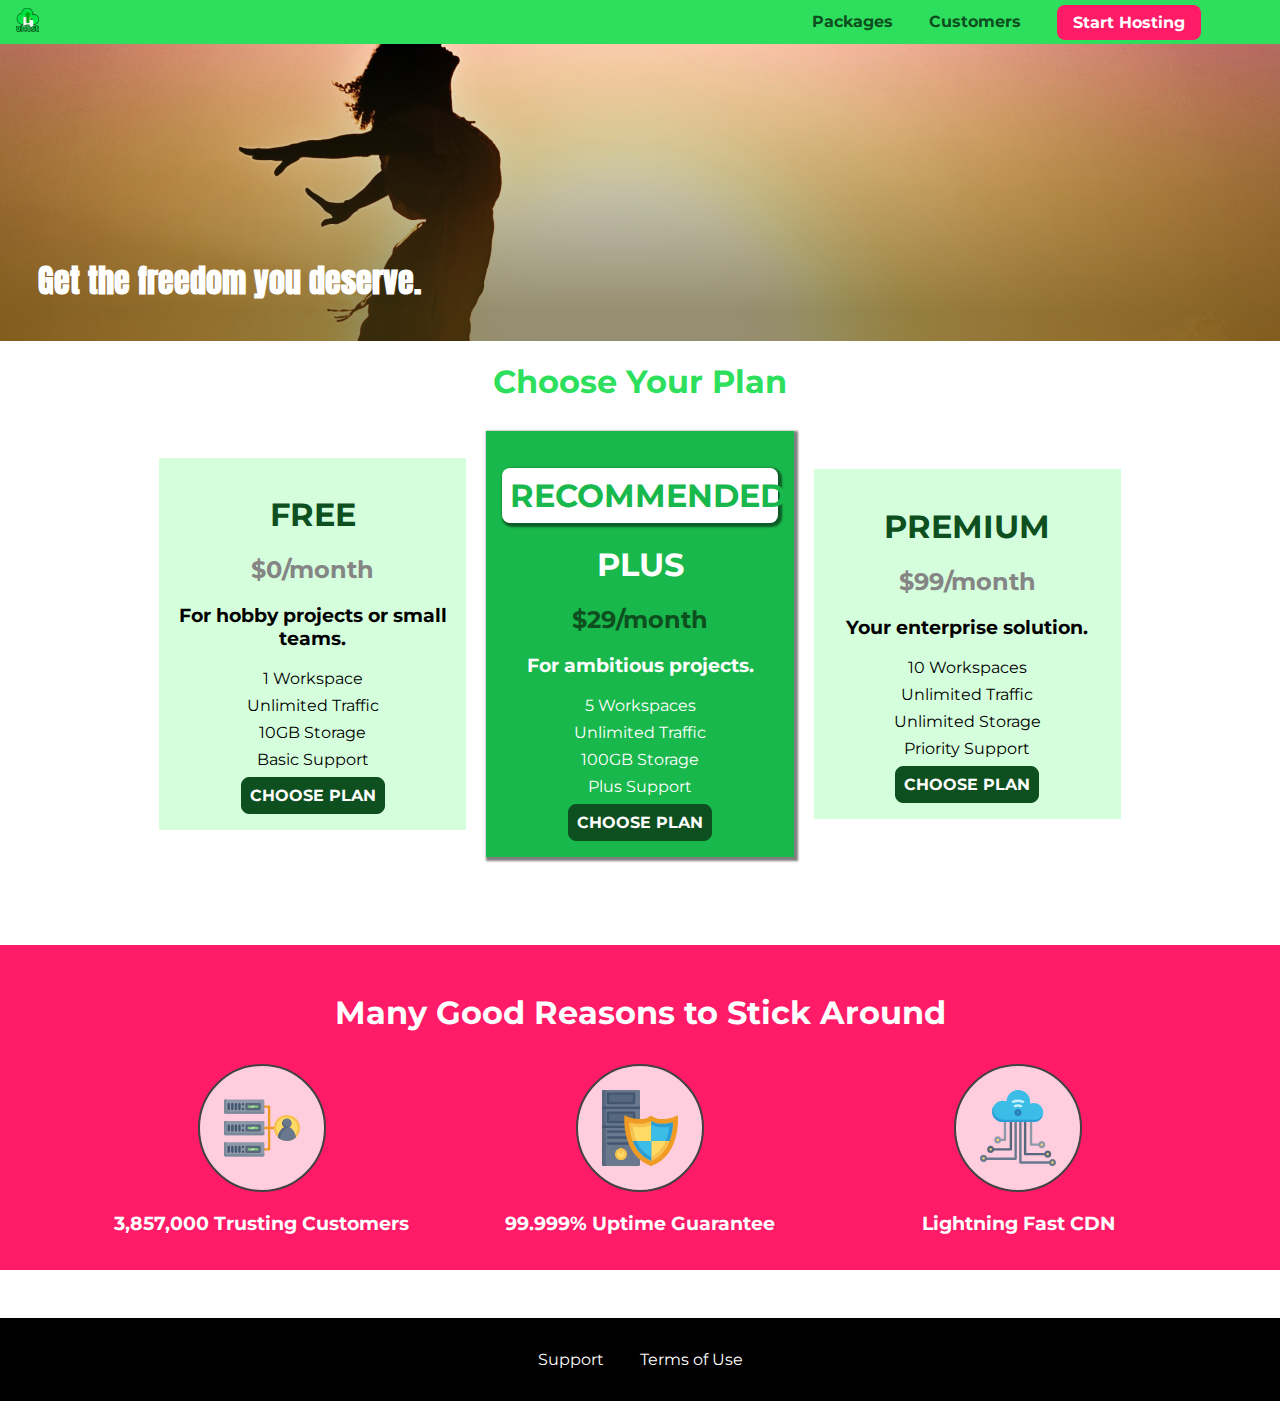
<file: Assignment 4/index.html>
<!DOCTYPE html>
<html lang="en">

<head>
    <meta charset="UTF-8">
    <meta http-equiv="X-UA-Compatible" content="ie=edge">
    <title>uHost</title>
    <link rel="shortcut icon" href="favicon.png">
    <link href="https://fonts.googleapis.com/css?family=Anton" rel="stylesheet">
    <link href="https://fonts.googleapis.com/css?family=Montserrat:400,700" rel="stylesheet">
    <link rel="stylesheet" href="shared.css">
    <link rel="stylesheet" href="main.css">
</head>

<body>
    <div class="backdrop"></div>
    <div class="modal">
        <h1 class="modal__title">Do you want to continue?</h1>
        <div class="modal__actions">
            <a href="start-hosting/index.html" class="modal__action">Yes!</a>
            <button class="modal__action modal__action--negative" type="button">No!</button>
        </div>
    </div>
    <header class="main-header">
        <div>
            <a href="index.html" class="main-header__brand">
                <img src="images/uhost-icon.png" alt="uHost - Your favorite hosting company">
            </a>
        </div>
        <nav class="main-nav">
            <ul class="main-nav__items">
                <li class="main-nav__item">
                    <a href="packages/index.html">Packages</a>
                </li>
                <li class="main-nav__item">
                    <a href="customers/index.html">Customers</a>
                </li>
                <li class="main-nav__item main-nav__item--cta">
                    <a href="start-hosting/index.html">Start Hosting</a>
                </li>
            </ul>
        </nav>
    </header>
    <main>
        <section id="product-overview">
            <h1>Get the freedom you deserve.</h1>
        </section>
        <section id="plans">
            <h1 class="section-title">Choose Your Plan</h1>
            <div class="plan__list">
                <article class="plan">
                    <h1 class="plan__title">FREE</h1>
                    <h2 class="plan__price">$0/month</h2>
                    <h3>For hobby projects or small teams.</h3>
                    <ul class="plan__features">
                        <li class="plan__feature">1 Workspace</li>
                        <li class="plan__feature">Unlimited Traffic</li>
                        <li class="plan__feature">10GB Storage</li>
                        <li class="plan__feature">Basic Support</li>
                    </ul>
                    <div>
                        <button class="button">CHOOSE PLAN</button>
                    </div>
                </article>
                <article class="plan plan--highlighted">
                    <h1 class="plan__annotation">RECOMMENDED</h1>
                    <h1 class="plan__title">PLUS</h1>
                    <h2 class="plan__price">$29/month</h2>
                    <h3>For ambitious projects.</h3>
                    <ul class="plan__features">
                        <li class="plan__feature">5 Workspaces</li>
                        <li class="plan__feature">Unlimited Traffic</li>
                        <li class="plan__feature">100GB Storage</li>
                        <li class="plan__feature">Plus Support</li>
                    </ul>
                    <div>
                        <button class="button">CHOOSE PLAN</button>
                    </div>
                </article>
                <article class="plan">
                    <h1 class="plan__title">PREMIUM</h1>
                    <h2 class="plan__price">$99/month</h2>
                    <h3>Your enterprise solution.</h3>
                    <ul class="plan__features">
                        <li class="plan__feature">10 Workspaces</li>
                        <li class="plan__feature">Unlimited Traffic</li>
                        <li class="plan__feature">Unlimited Storage</li>
                        <li class="plan__feature">Priority Support</li>
                    </ul>
                    <div>
                        <button class="button">CHOOSE PLAN</button>
                    </div>
                </article>
            </div>
        </section>
        <section id="key-features">
            <h1 class="section-title">Many Good Reasons to Stick Around</h1>
            <ul class="key-feature__list">
                <li class="key-feature">
                    <div class="key-feature__image">
                        <svg viewBox="0 0 512 512">
                            <path style="fill:#F09B24;" d="M344,248h-32V112c0-4.418-3.582-8-8-8h-40c-4.418,0-8,3.582-8,8s3.582,8,8,8h32v128h-32  c-4.418,0-8,3.582-8,8s3.582,8,8,8h32v128h-32c-4.418,0-8,3.582-8,8s3.582,8,8,8h40c4.418,0,8-3.582,8-8V264h32c4.418,0,8-3.582,8-8  S348.418,248,344,248z"
                            />
                            <path style="fill:#8E9AA9;" d="M264,64H8c-4.418,0-8,3.582-8,8v80c0,4.418,3.582,8,8,8h256c4.418,0,8-3.582,8-8V72  C272,67.582,268.418,64,264,64z"
                            />
                            <path style="fill:#7C899B;" d="M24,144c-4.418,0-8-3.582-8-8V64H8c-4.418,0-8,3.582-8,8v80c0,4.418,3.582,8,8,8h256  c4.418,0,8-3.582,8-8v-8H24z"
                            />
                            <rect x="152" y="96" style="fill:#B8E3A8;" width="88" height="32" />
                            <g>
                                <polygon style="fill:#7EC97D;" points="152,96 152,128 166,128 198,96  " />
                                <polygon style="fill:#7EC97D;" points="220,96 188,128 240,128 240,96  " />
                            </g>
                            <path style="fill:#56677E;" d="M240,136h-88c-4.418,0-8-3.582-8-8V96c0-4.418,3.582-8,8-8h88c4.418,0,8,3.582,8,8v32  C248,132.418,244.418,136,240,136z M160,120h72v-16h-72V120z"
                            />
                            <g>
                                <path style="fill:#435670;" d="M32,136c-4.418,0-8-3.582-8-8V96c0-4.418,3.582-8,8-8s8,3.582,8,8v32C40,132.418,36.418,136,32,136z   "
                                />
                                <path style="fill:#435670;" d="M56,136c-4.418,0-8-3.582-8-8V96c0-4.418,3.582-8,8-8s8,3.582,8,8v32C64,132.418,60.418,136,56,136z   "
                                />
                                <path style="fill:#435670;" d="M80,136c-4.418,0-8-3.582-8-8V96c0-4.418,3.582-8,8-8s8,3.582,8,8v32C88,132.418,84.418,136,80,136z   "
                                />
                                <path style="fill:#435670;" d="M104,136c-4.418,0-8-3.582-8-8V96c0-4.418,3.582-8,8-8s8,3.582,8,8v32   C112,132.418,108.418,136,104,136z"
                                />
                                <path style="fill:#435670;" d="M128,105c-4.418,0-8-3.582-8-8v-1c0-4.418,3.582-8,8-8s8,3.582,8,8v1   C136,101.418,132.418,105,128,105z"
                                />
                                <path style="fill:#435670;" d="M128,136c-4.418,0-8-3.582-8-8v-1c0-4.418,3.582-8,8-8s8,3.582,8,8v1   C136,132.418,132.418,136,128,136z"
                                />
                            </g>
                            <path style="fill:#8E9AA9;" d="M264,208H8c-4.418,0-8,3.582-8,8v80c0,4.418,3.582,8,8,8h256c4.418,0,8-3.582,8-8v-80  C272,211.582,268.418,208,264,208z"
                            />
                            <path style="fill:#7C899B;" d="M24,288c-4.418,0-8-3.582-8-8v-72H8c-4.418,0-8,3.582-8,8v80c0,4.418,3.582,8,8,8h256  c4.418,0,8-3.582,8-8v-8H24z"
                            />
                            <rect x="152" y="240" style="fill:#B8E3A8;" width="88" height="32" />
                            <g>
                                <polygon style="fill:#7EC97D;" points="152,240 152,272 166,272 198,240  " />
                                <polygon style="fill:#7EC97D;" points="220,240 188,272 240,272 240,240  " />
                            </g>
                            <path style="fill:#56677E;" d="M240,280h-88c-4.418,0-8-3.582-8-8v-32c0-4.418,3.582-8,8-8h88c4.418,0,8,3.582,8,8v32  C248,276.418,244.418,280,240,280z M160,264h72v-16h-72V264z"
                            />
                            <g>
                                <path style="fill:#435670;" d="M32,280c-4.418,0-8-3.582-8-8v-32c0-4.418,3.582-8,8-8s8,3.582,8,8v32C40,276.418,36.418,280,32,280   z"
                                />
                                <path style="fill:#435670;" d="M56,280c-4.418,0-8-3.582-8-8v-32c0-4.418,3.582-8,8-8s8,3.582,8,8v32C64,276.418,60.418,280,56,280   z"
                                />
                                <path style="fill:#435670;" d="M80,280c-4.418,0-8-3.582-8-8v-32c0-4.418,3.582-8,8-8s8,3.582,8,8v32C88,276.418,84.418,280,80,280   z"
                                />
                                <path style="fill:#435670;" d="M104,280c-4.418,0-8-3.582-8-8v-32c0-4.418,3.582-8,8-8s8,3.582,8,8v32   C112,276.418,108.418,280,104,280z"
                                />
                                <path style="fill:#435670;" d="M128,249c-4.418,0-8-3.582-8-8v-1c0-4.418,3.582-8,8-8s8,3.582,8,8v1   C136,245.418,132.418,249,128,249z"
                                />
                                <path style="fill:#435670;" d="M128,280c-4.418,0-8-3.582-8-8v-1c0-4.418,3.582-8,8-8s8,3.582,8,8v1   C136,276.418,132.418,280,128,280z"
                                />
                            </g>
                            <path style="fill:#8E9AA9;" d="M264,352H8c-4.418,0-8,3.582-8,8v80c0,4.418,3.582,8,8,8h256c4.418,0,8-3.582,8-8v-80  C272,355.582,268.418,352,264,352z"
                            />
                            <path style="fill:#7C899B;" d="M24,432c-4.418,0-8-3.582-8-8v-72H8c-4.418,0-8,3.582-8,8v80c0,4.418,3.582,8,8,8h256  c4.418,0,8-3.582,8-8v-8H24z"
                            />
                            <rect x="152" y="384" style="fill:#B8E3A8;" width="88" height="32" />
                            <g>
                                <polygon style="fill:#7EC97D;" points="152,384 152,416 166,416 198,384  " />
                                <polygon style="fill:#7EC97D;" points="220,384 188,416 240,416 240,384  " />
                            </g>
                            <path style="fill:#56677E;" d="M240,424h-88c-4.418,0-8-3.582-8-8v-32c0-4.418,3.582-8,8-8h88c4.418,0,8,3.582,8,8v32  C248,420.418,244.418,424,240,424z M160,408h72v-16h-72V408z"
                            />
                            <g>
                                <path style="fill:#435670;" d="M32,424c-4.418,0-8-3.582-8-8v-32c0-4.418,3.582-8,8-8s8,3.582,8,8v32C40,420.418,36.418,424,32,424   z"
                                />
                                <path style="fill:#435670;" d="M56,424c-4.418,0-8-3.582-8-8v-32c0-4.418,3.582-8,8-8s8,3.582,8,8v32C64,420.418,60.418,424,56,424   z"
                                />
                                <path style="fill:#435670;" d="M80,424c-4.418,0-8-3.582-8-8v-32c0-4.418,3.582-8,8-8s8,3.582,8,8v32C88,420.418,84.418,424,80,424   z"
                                />
                                <path style="fill:#435670;" d="M104,424c-4.418,0-8-3.582-8-8v-32c0-4.418,3.582-8,8-8s8,3.582,8,8v32   C112,420.418,108.418,424,104,424z"
                                />
                                <path style="fill:#435670;" d="M128,393c-4.418,0-8-3.582-8-8v-1c0-4.418,3.582-8,8-8s8,3.582,8,8v1   C136,389.418,132.418,393,128,393z"
                                />
                                <path style="fill:#435670;" d="M128,424c-4.418,0-8-3.582-8-8v-1c0-4.418,3.582-8,8-8s8,3.582,8,8v1   C136,420.418,132.418,424,128,424z"
                                />
                            </g>
                            <path style="fill:#F7C14D;" d="M424,168c-48.523,0-88,39.477-88,88s39.477,88,88,88s88-39.477,88-88S472.523,168,424,168z" />
                            <path style="fill:#FFDB66;" d="M424,184c-39.701,0-72,32.299-72,72s32.299,72,72,72s72-32.299,72-72S463.701,184,424,184z" />
                            <path style="fill:#69788D;" d="M484.893,314.16C476.393,274.588,451.922,248,424,248s-52.393,26.588-60.893,66.16  c-0.605,2.82,0.354,5.749,2.511,7.664C381.731,336.124,402.465,344,424,344s42.269-7.876,58.381-22.176  C484.539,319.909,485.498,316.98,484.893,314.16z"
                            />
                            <path style="fill:#56677E;" d="M434.053,249.171C430.768,248.403,427.411,248,424,248c-27.922,0-52.393,26.588-60.893,66.16  c-0.605,2.82,0.354,5.749,2.511,7.664c3.383,3.002,6.979,5.703,10.734,8.125C384.904,286.243,407.373,255.378,434.053,249.171z"
                            />
                            <path style="fill:#69788D;" d="M424,192c-17.645,0-32,14.355-32,32s14.355,32,32,32s32-14.355,32-32S441.645,192,424,192z" />
                            <path style="fill:#56677E;" d="M432,248c-17.645,0-32-14.355-32-32c0-6.783,2.128-13.076,5.742-18.258  C397.444,203.53,392,213.138,392,224c0,17.645,14.355,32,32,32c10.862,0,20.471-5.444,26.258-13.742  C445.076,245.872,438.783,248,432,248z"
                            />

                        </svg>
                    </div>
                    <p class="key-feature__description">3,857,000 Trusting Customers</p>
                </li>
                <li class="key-feature">
                    <div class="key-feature__image">
                        <svg viewBox="0 0 512 512">
                            <path style="fill:#69788D;" d="M248,0H8C3.582,0,0,3.582,0,8v496c0,4.418,3.582,8,8,8h240c4.418,0,8-3.582,8-8V8  C256,3.582,252.418,0,248,0z"
                            />
                            <path style="fill:#56677E;" d="M24,504V8c0-4.418,3.582-8,8-8H8C3.582,0,0,3.582,0,8v496c0,4.418,3.582,8,8,8h24  C27.582,512,24,508.418,24,504z"
                            />
                            <g>
                                <rect x="0" y="112" style="fill:#435670;" width="256" height="16" />
                                <rect x="0" y="240" style="fill:#435670;" width="256" height="16" />
                            </g>
                            <path style="fill:#F7C14D;" d="M128,392c-22.056,0-40,17.944-40,40s17.944,40,40,40s40-17.944,40-40S150.056,392,128,392z" />
                            <path style="fill:#FFDB66;" d="M128,408c-13.233,0-24,10.767-24,24s10.767,24,24,24s24-10.767,24-24S141.233,408,128,408z" />
                            <path style="fill:#F7C14D;" d="M128,392c-2.739,0-5.414,0.278-8,0.805V424c0,4.418,3.582,8,8,8c4.418,0,8-3.582,8-8v-31.195  C133.414,392.278,130.739,392,128,392z"
                            />
                            <g>
                                <path style="fill:#435670;" d="M216,288H40c-4.418,0-8-3.582-8-8s3.582-8,8-8h176c4.418,0,8,3.582,8,8S220.418,288,216,288z"
                                />
                                <path style="fill:#435670;" d="M216,328H40c-4.418,0-8-3.582-8-8s3.582-8,8-8h176c4.418,0,8,3.582,8,8S220.418,328,216,328z"
                                />
                                <path style="fill:#435670;" d="M216,368H40c-4.418,0-8-3.582-8-8s3.582-8,8-8h176c4.418,0,8,3.582,8,8S220.418,368,216,368z"
                                />
                                <path style="fill:#435670;" d="M216,16H40c-4.418,0-8,3.582-8,8v64c0,4.418,3.582,8,8,8h176c4.418,0,8-3.582,8-8V24   C224,19.582,220.418,16,216,16z"
                                />
                            </g>
                            <rect x="48" y="32" style="fill:#56677E;" width="160" height="48" />
                            <path style="fill:#435670;" d="M216,144H40c-4.418,0-8,3.582-8,8v64c0,4.418,3.582,8,8,8h176c4.418,0,8-3.582,8-8v-64  C224,147.582,220.418,144,216,144z"
                            />
                            <rect x="48" y="160" style="fill:#56677E;" width="160" height="48" />
                            <path style="fill:#F09B24;" d="M511.747,180.237c-0.194-6.537-8.107-10.107-13.135-5.894c-5.6,4.693-42.904,21.282-98.514,21.282  c-33.45,0-64.625-20.999-64.929-21.206c-2.9-1.991-6.764-1.85-9.512,0.346c-2.677,2.135-27.201,20.86-63.793,20.86  c-55.607,0-92.914-16.589-98.515-21.282c-5.028-4.211-12.941-0.645-13.135,5.894c-1.634,54.834,4.655,105.941,18.693,151.903  c12.096,39.604,29.759,74.047,52.497,102.373c27.538,34.304,62.743,59.882,104.66,76.045c3.069,1.918,6.757,1.921,9.83,0  c41.917-16.163,77.122-41.741,104.66-76.045c22.738-28.326,40.401-62.77,52.497-102.373  C507.092,286.179,513.381,235.071,511.747,180.237z"
                            />
                            <path style="fill:#F7C14D;" d="M476.21,221.226c-1.953-1.631-4.568-2.235-7.036-1.628c-21.686,5.327-44.926,8.028-69.075,8.028  c-25.926,0-49.633-8.975-64.955-16.504c-2.307-1.134-5.016-1.091-7.284,0.116c-14.059,7.477-36.919,16.388-65.994,16.388  c-24.153,0-47.394-2.701-69.075-8.028c-5.155-1.268-10.221,2.966-9.894,8.261c2.077,33.693,7.668,65.635,16.616,94.935  c22.774,74.565,66.139,126.334,128.888,153.868c2.032,0.891,4.397,0.891,6.43,0c61.777-27.107,104.716-78.876,127.62-153.868  c8.948-29.3,14.539-61.241,16.616-94.935C479.224,225.319,478.163,222.856,476.21,221.226z"
                            />
                            <path style="fill:#FFDB66;" d="M331.609,451.727c-52.604-25.289-89.304-70.987-109.144-135.944  c-6.532-21.39-11.162-44.336-13.82-68.447c17.133,2.852,34.952,4.291,53.22,4.291c29.394,0,53.376-7.793,69.978-15.561  c17.44,7.736,41.656,15.561,68.256,15.561c18.267,0,36.085-1.439,53.219-4.291c-2.659,24.112-7.288,47.06-13.82,68.448  C419.545,381.108,383.27,426.805,331.609,451.727z"
                            />
                            <g>
                                <path style="fill:#2C9DD4;" d="M479.066,227.858c0.157-2.539-0.903-5.002-2.856-6.633s-4.568-2.235-7.036-1.628   c-21.686,5.327-44.926,8.028-69.075,8.028c-25.926,0-49.633-8.975-64.955-16.504c-1.057-0.52-2.2-0.78-3.345-0.806l-0.072,133.351   h123.601c2.556-6.746,4.933-13.702,7.123-20.874C471.398,293.493,476.989,261.552,479.066,227.858z"
                                />
                                <path style="fill:#2C9DD4;" d="M206.658,343.667c24.153,63.42,65.028,108.108,121.743,132.995c1.031,0.452,2.147,0.673,3.263,0.666   l0.063-133.661H206.658z"
                                />
                            </g>
                            <g>
                                <path style="fill:#3CBDE8;" d="M439.497,315.783c6.532-21.389,11.161-44.336,13.82-68.448c-17.134,2.852-34.952,4.291-53.219,4.291   c-26.6,0-50.815-7.824-68.256-15.561l-0.116,107.601h97.758C433.179,334.807,436.524,325.518,439.497,315.783z"
                                />
                                <path style="fill:#3CBDE8;" d="M232.523,343.667c21.144,50.298,54.363,86.56,99.087,108.06l0.117-108.06H232.523z" />
                            </g>
                        </svg>
                    </div>
                    <p class="key-feature__description">99.999% Uptime Guarantee</p>
                </li>
                <li class="key-feature">
                    <div class="key-feature__image">
                        <svg viewBox="0 0 512 512">
                            <path style="fill:#8E9AA9;" d="M168,200c-4.418,0-8,3.582-8,8v120h-17.376c-3.302-9.311-12.194-16-22.624-16  c-13.234,0-24,10.767-24,24s10.766,24,24,24c10.429,0,19.321-6.689,22.624-16H168c4.418,0,8-3.582,8-8V208  C176,203.582,172.418,200,168,200z"
                            />
                            <path style="fill:#FFDB66;" d="M120,328c-4.411,0-8,3.589-8,8s3.589,8,8,8s8-3.589,8-8S124.411,328,120,328z" />
                            <path style="fill:#56677E;" d="M208,200c-4.418,0-8,3.582-8,8v184H94.624C91.322,382.689,82.43,376,72,376  c-13.234,0-24,10.767-24,24s10.766,24,24,24c10.429,0,19.321-6.689,22.624-16H208c4.418,0,8-3.582,8-8V208  C216,203.582,212.418,200,208,200z"
                            />
                            <path style="fill:#FFDB66;" d="M72,392c-4.411,0-8,3.589-8,8s3.589,8,8,8s8-3.589,8-8S76.411,392,72,392z" />
                            <path style="fill:#69788D;" d="M240,208c-4.418,0-8,3.582-8,8v239H47.24c-2.671-10.34-12.078-18-23.24-18c-13.234,0-24,10.767-24,24  s10.766,24,24,24c9.666,0,18.009-5.747,21.809-14H240c4.418,0,8-3.582,8-8V216C248,211.582,244.418,208,240,208z"
                            />
                            <path style="fill:#FFDB66;" d="M24,453c-4.411,0-8,3.589-8,8s3.589,8,8,8s8-3.589,8-8S28.411,453,24,453z" />
                            <path style="fill:#69788D;" d="M488,464c-10.429,0-19.321,6.689-22.624,16H280V208c0-4.418-3.582-8-8-8s-8,3.582-8,8v280  c0,4.418,3.582,8,8,8h193.376c3.302,9.311,12.194,16,22.624,16c13.234,0,24-10.767,24-24S501.234,464,488,464z"
                            />
                            <path style="fill:#FFDB66;" d="M488,480c-4.411,0-8,3.589-8,8s3.589,8,8,8s8-3.589,8-8S492.411,480,488,480z" />
                            <path style="fill:#56677E;" d="M456,408c-10.429,0-19.321,6.689-22.624,16H312V208c0-4.418-3.582-8-8-8s-8,3.582-8,8v224  c0,4.418,3.582,8,8,8h129.376c3.302,9.311,12.194,16,22.624,16c13.234,0,24-10.767,24-24S469.234,408,456,408z"
                            />
                            <path style="fill:#FFDB66;" d="M456,424c-4.411,0-8,3.589-8,8s3.589,8,8,8s8-3.589,8-8S460.411,424,456,424z" />
                            <path style="fill:#8E9AA9;" d="M416,344c-10.429,0-19.321,6.689-22.624,16H352V208c0-4.418-3.582-8-8-8s-8,3.582-8,8v160  c0,4.418,3.582,8,8,8h49.376c3.302,9.311,12.194,16,22.624,16c13.234,0,24-10.767,24-24S429.234,344,416,344z"
                            />
                            <path style="fill:#FFDB66;" d="M416,360c-4.411,0-8,3.589-8,8s3.589,8,8,8s8-3.589,8-8S420.411,360,416,360z" />
                            <path style="fill:#3CBDE8;" d="M362,88c-8.741,0-17.231,1.751-25.06,5.085C337.646,88.797,338,84.43,338,80  c0-44.112-35.888-80-80-80c-42.823,0-77.895,33.816-79.909,76.149C170.393,73.415,162.244,72,154,72c-39.701,0-72,32.299-72,72  s32.299,72,72,72h208c35.29,0,64-28.71,64-64S397.29,88,362,88z"
                            />
                            <path style="fill:#2C9DD4;" d="M368,200H160c-39.701,0-72-32.299-72-72c0-5.863,0.721-11.559,2.05-17.019  C84.918,120.88,82,132.102,82,144c0,39.701,32.299,72,72,72h208c30.389,0,55.88-21.296,62.379-49.743  C413.565,186.327,392.352,200,368,200z"
                            />
                            <path style="fill:#2A7DB5;" d="M256,128c-13.234,0-24,10.767-24,24s10.766,24,24,24c13.233,0,24-10.767,24-24S269.233,128,256,128z"
                            />
                            <path style="fill:#2C9DD4;" d="M256,144c-4.411,0-8,3.589-8,8s3.589,8,8,8c4.411,0,8-3.589,8-8S260.411,144,256,144z" />
                            <g>
                                <path style="fill:#C5F1FA;" d="M221.755,87.695c-2.994,0-5.864-1.688-7.233-4.572c-1.894-3.991-0.194-8.763,3.798-10.657   C230.157,66.849,242.834,64,256,64c13.166,0,25.844,2.849,37.68,8.466c3.992,1.895,5.692,6.666,3.798,10.657   s-6.666,5.692-10.657,3.798C277.144,82.328,266.774,80,256,80c-10.774,0-21.144,2.328-30.821,6.921   C224.072,87.446,222.904,87.695,221.755,87.695z"
                                />
                                <path style="fill:#C5F1FA;" d="M276.545,116.618c-1.148,0-2.316-0.249-3.424-0.774C267.745,113.293,261.985,112,256,112   c-5.985,0-11.745,1.293-17.121,3.844c-3.991,1.895-8.763,0.192-10.657-3.798c-1.894-3.992-0.193-8.764,3.798-10.657   C239.557,97.813,247.625,96,256,96c8.376,0,16.444,1.813,23.98,5.389c3.991,1.894,5.692,6.665,3.798,10.657   C282.41,114.93,279.539,116.618,276.545,116.618z"
                                />
                            </g>

                        </svg>
                    </div>
                    <p class="key-feature__description">Lightning Fast CDN</p>
                </li>
            </ul>
        </section>
    </main>
    <footer class="main-footer">
        <nav>
            <ul class="main-footer__links">
                <li class="main-footer__link">
                    <a href="#">Support</a>
                </li>
                <li class="main-footer__link">
                    <a href="#">Terms of Use</a>
                </li>
            </ul>
        </nav>
    </footer>
    <script src="shared.js"></script>
</body>

</html>
</file>
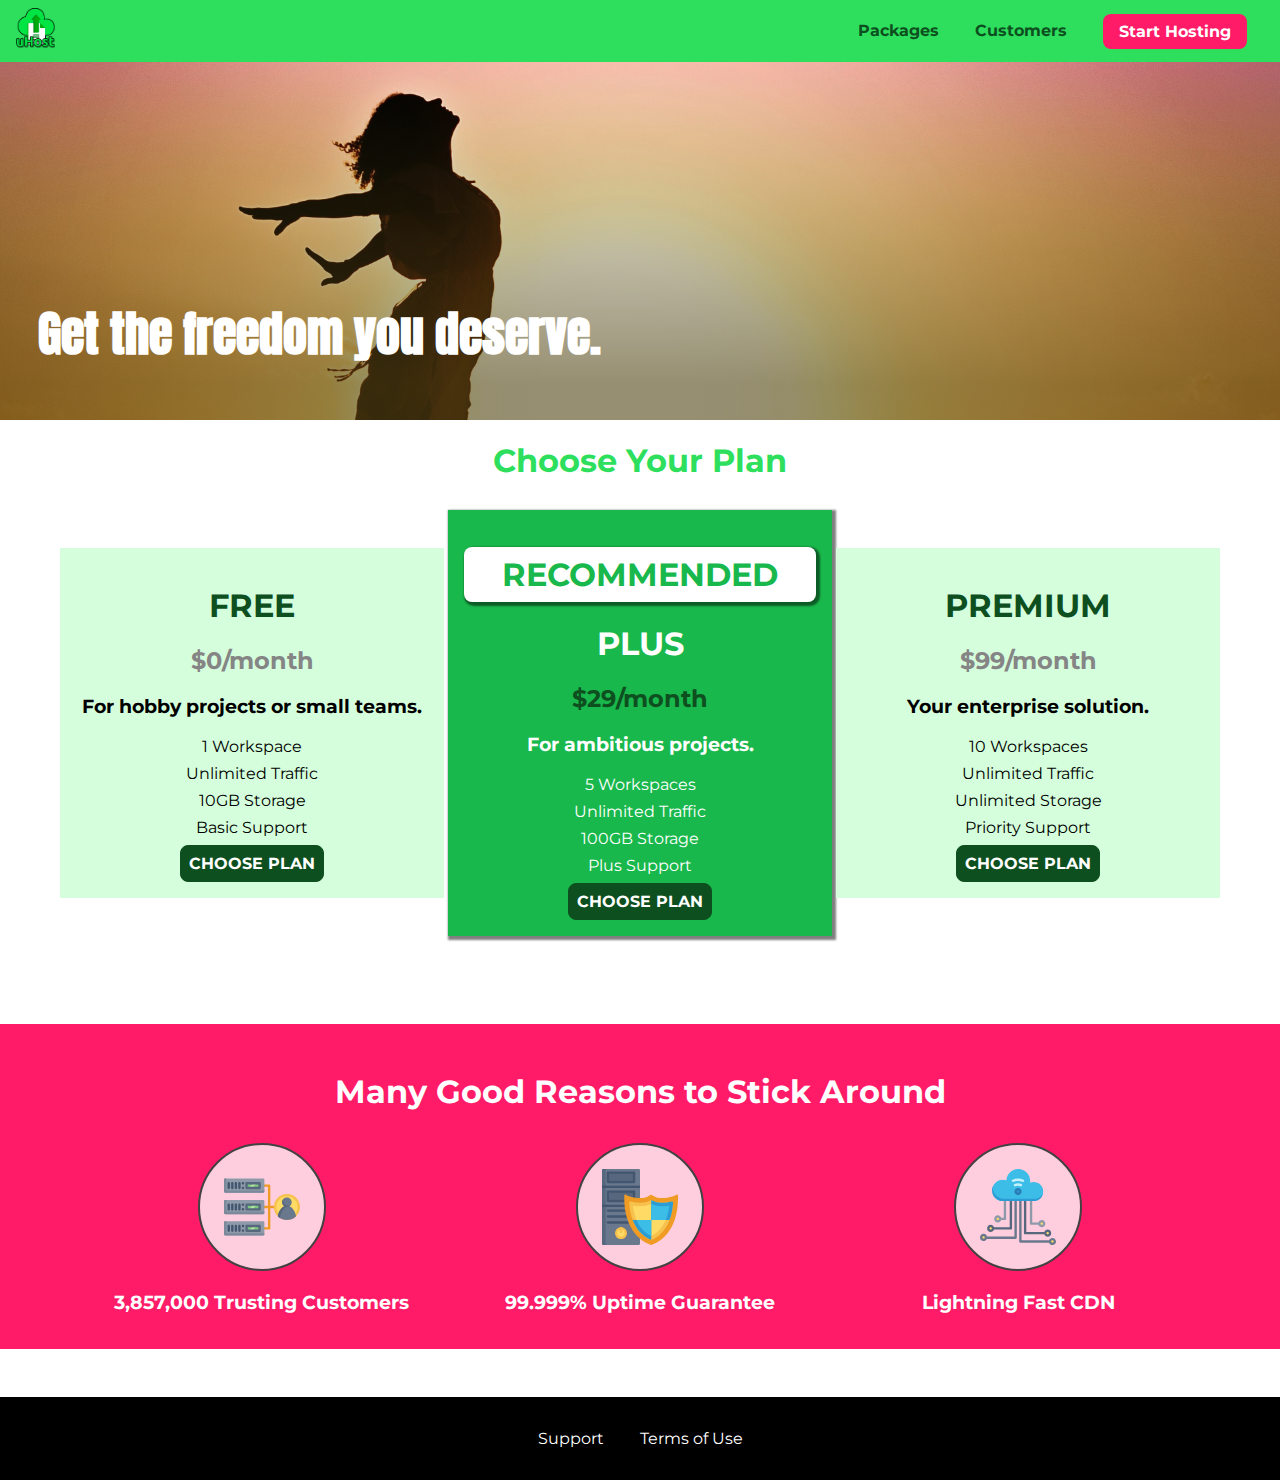
<file: Assignment 5/index.html>
<!DOCTYPE html>
<html lang="en">

<head>
    <meta charset="UTF-8">
    <meta http-equiv="X-UA-Compatible" content="ie=edge">
    <meta name="viewport" content="width=device-width, initial-scale=1.0">
    <title>uHost</title>
    <link rel="shortcut icon" href="favicon.png">
    <link href="https://fonts.googleapis.com/css?family=Anton" rel="stylesheet">
    <link href="https://fonts.googleapis.com/css?family=Montserrat:400,700" rel="stylesheet">
    <link rel="stylesheet" href="shared.css">
    <link rel="stylesheet" href="main.css">
</head>

<body>
    <div class="backdrop"></div>
    <div class="modal">
        <h1 class="modal__title">Do you want to continue?</h1>
        <div class="modal__actions">
            <a href="start-hosting/index.html" class="modal__action">Yes!</a>
            <button class="modal__action modal__action--negative" type="button">No!</button>
        </div>
    </div>
    <header class="main-header">
        <div>
            <button class="toggle-button">
                <span class="toggle-button__bar"></span>
                <span class="toggle-button__bar"></span>
                <span class="toggle-button__bar"></span>
            </button>
            <a href="index.html" class="main-header__brand">
                <img src="images/uhost-icon.png" alt="uHost - Your favorite hosting company">
            </a>
        </div>
        <nav class="main-nav">
            <ul class="main-nav__items">
                <li class="main-nav__item">
                    <a href="packages/index.html">Packages</a>
                </li>
                <li class="main-nav__item">
                    <a href="customers/index.html">Customers</a>
                </li>
                <li class="main-nav__item main-nav__item--cta">
                    <a href="start-hosting/index.html">Start Hosting</a>
                </li>
            </ul>
        </nav>
    </header>
    <nav class="mobile-nav">
        <ul class="mobile-nav__items">
            <li class="mobile-nav__item">
                <a href="packages/index.html">Packages</a>
            </li>
            <li class="mobile-nav__item">
                <a href="customers/index.html">Customers</a>
            </li>
            <li class="mobile-nav__item mobile-nav__item--cta">
                <a href="start-hosting/index.html">Start Hosting</a>
            </li>
        </ul>
    </nav>
    <main>
        <section id="product-overview">
            <h1>Get the freedom you deserve.</h1>
        </section>
        <section id="plans">
            <h1 class="section-title">Choose Your Plan</h1>
            <div class="plan__list">
                <article class="plan">
                    <h1 class="plan__title">FREE</h1>
                    <h2 class="plan__price">$0/month</h2>
                    <h3>For hobby projects or small teams.</h3>
                    <ul class="plan__features">
                        <li class="plan__feature">1 Workspace</li>
                        <li class="plan__feature">Unlimited Traffic</li>
                        <li class="plan__feature">10GB Storage</li>
                        <li class="plan__feature">Basic Support</li>
                    </ul>
                    <div>
                        <button class="button">CHOOSE PLAN</button>
                    </div>
                </article>
                <article class="plan plan--highlighted">
                    <h1 class="plan__annotation">RECOMMENDED</h1>
                    <h1 class="plan__title">PLUS</h1>
                    <h2 class="plan__price">$29/month</h2>
                    <h3>For ambitious projects.</h3>
                    <ul class="plan__features">
                        <li class="plan__feature">5 Workspaces</li>
                        <li class="plan__feature">Unlimited Traffic</li>
                        <li class="plan__feature">100GB Storage</li>
                        <li class="plan__feature">Plus Support</li>
                    </ul>
                    <div>
                        <button class="button">CHOOSE PLAN</button>
                    </div>
                </article>
                <article class="plan">
                    <h1 class="plan__title">PREMIUM</h1>
                    <h2 class="plan__price">$99/month</h2>
                    <h3>Your enterprise solution.</h3>
                    <ul class="plan__features">
                        <li class="plan__feature">10 Workspaces</li>
                        <li class="plan__feature">Unlimited Traffic</li>
                        <li class="plan__feature">Unlimited Storage</li>
                        <li class="plan__feature">Priority Support</li>
                    </ul>
                    <div>
                        <button class="button">CHOOSE PLAN</button>
                    </div>
                </article>
            </div>
        </section>
        <section id="key-features">
            <h1 class="section-title">Many Good Reasons to Stick Around</h1>
            <ul class="key-feature__list">
                <li class="key-feature">
                    <div class="key-feature__image">
                        <svg viewBox="0 0 512 512">
                            <path style="fill:#F09B24;" d="M344,248h-32V112c0-4.418-3.582-8-8-8h-40c-4.418,0-8,3.582-8,8s3.582,8,8,8h32v128h-32  c-4.418,0-8,3.582-8,8s3.582,8,8,8h32v128h-32c-4.418,0-8,3.582-8,8s3.582,8,8,8h40c4.418,0,8-3.582,8-8V264h32c4.418,0,8-3.582,8-8  S348.418,248,344,248z"
                            />
                            <path style="fill:#8E9AA9;" d="M264,64H8c-4.418,0-8,3.582-8,8v80c0,4.418,3.582,8,8,8h256c4.418,0,8-3.582,8-8V72  C272,67.582,268.418,64,264,64z"
                            />
                            <path style="fill:#7C899B;" d="M24,144c-4.418,0-8-3.582-8-8V64H8c-4.418,0-8,3.582-8,8v80c0,4.418,3.582,8,8,8h256  c4.418,0,8-3.582,8-8v-8H24z"
                            />
                            <rect x="152" y="96" style="fill:#B8E3A8;" width="88" height="32" />
                            <g>
                                <polygon style="fill:#7EC97D;" points="152,96 152,128 166,128 198,96  " />
                                <polygon style="fill:#7EC97D;" points="220,96 188,128 240,128 240,96  " />
                            </g>
                            <path style="fill:#56677E;" d="M240,136h-88c-4.418,0-8-3.582-8-8V96c0-4.418,3.582-8,8-8h88c4.418,0,8,3.582,8,8v32  C248,132.418,244.418,136,240,136z M160,120h72v-16h-72V120z"
                            />
                            <g>
                                <path style="fill:#435670;" d="M32,136c-4.418,0-8-3.582-8-8V96c0-4.418,3.582-8,8-8s8,3.582,8,8v32C40,132.418,36.418,136,32,136z   "
                                />
                                <path style="fill:#435670;" d="M56,136c-4.418,0-8-3.582-8-8V96c0-4.418,3.582-8,8-8s8,3.582,8,8v32C64,132.418,60.418,136,56,136z   "
                                />
                                <path style="fill:#435670;" d="M80,136c-4.418,0-8-3.582-8-8V96c0-4.418,3.582-8,8-8s8,3.582,8,8v32C88,132.418,84.418,136,80,136z   "
                                />
                                <path style="fill:#435670;" d="M104,136c-4.418,0-8-3.582-8-8V96c0-4.418,3.582-8,8-8s8,3.582,8,8v32   C112,132.418,108.418,136,104,136z"
                                />
                                <path style="fill:#435670;" d="M128,105c-4.418,0-8-3.582-8-8v-1c0-4.418,3.582-8,8-8s8,3.582,8,8v1   C136,101.418,132.418,105,128,105z"
                                />
                                <path style="fill:#435670;" d="M128,136c-4.418,0-8-3.582-8-8v-1c0-4.418,3.582-8,8-8s8,3.582,8,8v1   C136,132.418,132.418,136,128,136z"
                                />
                            </g>
                            <path style="fill:#8E9AA9;" d="M264,208H8c-4.418,0-8,3.582-8,8v80c0,4.418,3.582,8,8,8h256c4.418,0,8-3.582,8-8v-80  C272,211.582,268.418,208,264,208z"
                            />
                            <path style="fill:#7C899B;" d="M24,288c-4.418,0-8-3.582-8-8v-72H8c-4.418,0-8,3.582-8,8v80c0,4.418,3.582,8,8,8h256  c4.418,0,8-3.582,8-8v-8H24z"
                            />
                            <rect x="152" y="240" style="fill:#B8E3A8;" width="88" height="32" />
                            <g>
                                <polygon style="fill:#7EC97D;" points="152,240 152,272 166,272 198,240  " />
                                <polygon style="fill:#7EC97D;" points="220,240 188,272 240,272 240,240  " />
                            </g>
                            <path style="fill:#56677E;" d="M240,280h-88c-4.418,0-8-3.582-8-8v-32c0-4.418,3.582-8,8-8h88c4.418,0,8,3.582,8,8v32  C248,276.418,244.418,280,240,280z M160,264h72v-16h-72V264z"
                            />
                            <g>
                                <path style="fill:#435670;" d="M32,280c-4.418,0-8-3.582-8-8v-32c0-4.418,3.582-8,8-8s8,3.582,8,8v32C40,276.418,36.418,280,32,280   z"
                                />
                                <path style="fill:#435670;" d="M56,280c-4.418,0-8-3.582-8-8v-32c0-4.418,3.582-8,8-8s8,3.582,8,8v32C64,276.418,60.418,280,56,280   z"
                                />
                                <path style="fill:#435670;" d="M80,280c-4.418,0-8-3.582-8-8v-32c0-4.418,3.582-8,8-8s8,3.582,8,8v32C88,276.418,84.418,280,80,280   z"
                                />
                                <path style="fill:#435670;" d="M104,280c-4.418,0-8-3.582-8-8v-32c0-4.418,3.582-8,8-8s8,3.582,8,8v32   C112,276.418,108.418,280,104,280z"
                                />
                                <path style="fill:#435670;" d="M128,249c-4.418,0-8-3.582-8-8v-1c0-4.418,3.582-8,8-8s8,3.582,8,8v1   C136,245.418,132.418,249,128,249z"
                                />
                                <path style="fill:#435670;" d="M128,280c-4.418,0-8-3.582-8-8v-1c0-4.418,3.582-8,8-8s8,3.582,8,8v1   C136,276.418,132.418,280,128,280z"
                                />
                            </g>
                            <path style="fill:#8E9AA9;" d="M264,352H8c-4.418,0-8,3.582-8,8v80c0,4.418,3.582,8,8,8h256c4.418,0,8-3.582,8-8v-80  C272,355.582,268.418,352,264,352z"
                            />
                            <path style="fill:#7C899B;" d="M24,432c-4.418,0-8-3.582-8-8v-72H8c-4.418,0-8,3.582-8,8v80c0,4.418,3.582,8,8,8h256  c4.418,0,8-3.582,8-8v-8H24z"
                            />
                            <rect x="152" y="384" style="fill:#B8E3A8;" width="88" height="32" />
                            <g>
                                <polygon style="fill:#7EC97D;" points="152,384 152,416 166,416 198,384  " />
                                <polygon style="fill:#7EC97D;" points="220,384 188,416 240,416 240,384  " />
                            </g>
                            <path style="fill:#56677E;" d="M240,424h-88c-4.418,0-8-3.582-8-8v-32c0-4.418,3.582-8,8-8h88c4.418,0,8,3.582,8,8v32  C248,420.418,244.418,424,240,424z M160,408h72v-16h-72V408z"
                            />
                            <g>
                                <path style="fill:#435670;" d="M32,424c-4.418,0-8-3.582-8-8v-32c0-4.418,3.582-8,8-8s8,3.582,8,8v32C40,420.418,36.418,424,32,424   z"
                                />
                                <path style="fill:#435670;" d="M56,424c-4.418,0-8-3.582-8-8v-32c0-4.418,3.582-8,8-8s8,3.582,8,8v32C64,420.418,60.418,424,56,424   z"
                                />
                                <path style="fill:#435670;" d="M80,424c-4.418,0-8-3.582-8-8v-32c0-4.418,3.582-8,8-8s8,3.582,8,8v32C88,420.418,84.418,424,80,424   z"
                                />
                                <path style="fill:#435670;" d="M104,424c-4.418,0-8-3.582-8-8v-32c0-4.418,3.582-8,8-8s8,3.582,8,8v32   C112,420.418,108.418,424,104,424z"
                                />
                                <path style="fill:#435670;" d="M128,393c-4.418,0-8-3.582-8-8v-1c0-4.418,3.582-8,8-8s8,3.582,8,8v1   C136,389.418,132.418,393,128,393z"
                                />
                                <path style="fill:#435670;" d="M128,424c-4.418,0-8-3.582-8-8v-1c0-4.418,3.582-8,8-8s8,3.582,8,8v1   C136,420.418,132.418,424,128,424z"
                                />
                            </g>
                            <path style="fill:#F7C14D;" d="M424,168c-48.523,0-88,39.477-88,88s39.477,88,88,88s88-39.477,88-88S472.523,168,424,168z" />
                            <path style="fill:#FFDB66;" d="M424,184c-39.701,0-72,32.299-72,72s32.299,72,72,72s72-32.299,72-72S463.701,184,424,184z" />
                            <path style="fill:#69788D;" d="M484.893,314.16C476.393,274.588,451.922,248,424,248s-52.393,26.588-60.893,66.16  c-0.605,2.82,0.354,5.749,2.511,7.664C381.731,336.124,402.465,344,424,344s42.269-7.876,58.381-22.176  C484.539,319.909,485.498,316.98,484.893,314.16z"
                            />
                            <path style="fill:#56677E;" d="M434.053,249.171C430.768,248.403,427.411,248,424,248c-27.922,0-52.393,26.588-60.893,66.16  c-0.605,2.82,0.354,5.749,2.511,7.664c3.383,3.002,6.979,5.703,10.734,8.125C384.904,286.243,407.373,255.378,434.053,249.171z"
                            />
                            <path style="fill:#69788D;" d="M424,192c-17.645,0-32,14.355-32,32s14.355,32,32,32s32-14.355,32-32S441.645,192,424,192z" />
                            <path style="fill:#56677E;" d="M432,248c-17.645,0-32-14.355-32-32c0-6.783,2.128-13.076,5.742-18.258  C397.444,203.53,392,213.138,392,224c0,17.645,14.355,32,32,32c10.862,0,20.471-5.444,26.258-13.742  C445.076,245.872,438.783,248,432,248z"
                            />

                        </svg>
                    </div>
                    <p class="key-feature__description">3,857,000 Trusting Customers</p>
                </li>
                <li class="key-feature">
                    <div class="key-feature__image">
                        <svg viewBox="0 0 512 512">
                            <path style="fill:#69788D;" d="M248,0H8C3.582,0,0,3.582,0,8v496c0,4.418,3.582,8,8,8h240c4.418,0,8-3.582,8-8V8  C256,3.582,252.418,0,248,0z"
                            />
                            <path style="fill:#56677E;" d="M24,504V8c0-4.418,3.582-8,8-8H8C3.582,0,0,3.582,0,8v496c0,4.418,3.582,8,8,8h24  C27.582,512,24,508.418,24,504z"
                            />
                            <g>
                                <rect x="0" y="112" style="fill:#435670;" width="256" height="16" />
                                <rect x="0" y="240" style="fill:#435670;" width="256" height="16" />
                            </g>
                            <path style="fill:#F7C14D;" d="M128,392c-22.056,0-40,17.944-40,40s17.944,40,40,40s40-17.944,40-40S150.056,392,128,392z" />
                            <path style="fill:#FFDB66;" d="M128,408c-13.233,0-24,10.767-24,24s10.767,24,24,24s24-10.767,24-24S141.233,408,128,408z" />
                            <path style="fill:#F7C14D;" d="M128,392c-2.739,0-5.414,0.278-8,0.805V424c0,4.418,3.582,8,8,8c4.418,0,8-3.582,8-8v-31.195  C133.414,392.278,130.739,392,128,392z"
                            />
                            <g>
                                <path style="fill:#435670;" d="M216,288H40c-4.418,0-8-3.582-8-8s3.582-8,8-8h176c4.418,0,8,3.582,8,8S220.418,288,216,288z"
                                />
                                <path style="fill:#435670;" d="M216,328H40c-4.418,0-8-3.582-8-8s3.582-8,8-8h176c4.418,0,8,3.582,8,8S220.418,328,216,328z"
                                />
                                <path style="fill:#435670;" d="M216,368H40c-4.418,0-8-3.582-8-8s3.582-8,8-8h176c4.418,0,8,3.582,8,8S220.418,368,216,368z"
                                />
                                <path style="fill:#435670;" d="M216,16H40c-4.418,0-8,3.582-8,8v64c0,4.418,3.582,8,8,8h176c4.418,0,8-3.582,8-8V24   C224,19.582,220.418,16,216,16z"
                                />
                            </g>
                            <rect x="48" y="32" style="fill:#56677E;" width="160" height="48" />
                            <path style="fill:#435670;" d="M216,144H40c-4.418,0-8,3.582-8,8v64c0,4.418,3.582,8,8,8h176c4.418,0,8-3.582,8-8v-64  C224,147.582,220.418,144,216,144z"
                            />
                            <rect x="48" y="160" style="fill:#56677E;" width="160" height="48" />
                            <path style="fill:#F09B24;" d="M511.747,180.237c-0.194-6.537-8.107-10.107-13.135-5.894c-5.6,4.693-42.904,21.282-98.514,21.282  c-33.45,0-64.625-20.999-64.929-21.206c-2.9-1.991-6.764-1.85-9.512,0.346c-2.677,2.135-27.201,20.86-63.793,20.86  c-55.607,0-92.914-16.589-98.515-21.282c-5.028-4.211-12.941-0.645-13.135,5.894c-1.634,54.834,4.655,105.941,18.693,151.903  c12.096,39.604,29.759,74.047,52.497,102.373c27.538,34.304,62.743,59.882,104.66,76.045c3.069,1.918,6.757,1.921,9.83,0  c41.917-16.163,77.122-41.741,104.66-76.045c22.738-28.326,40.401-62.77,52.497-102.373  C507.092,286.179,513.381,235.071,511.747,180.237z"
                            />
                            <path style="fill:#F7C14D;" d="M476.21,221.226c-1.953-1.631-4.568-2.235-7.036-1.628c-21.686,5.327-44.926,8.028-69.075,8.028  c-25.926,0-49.633-8.975-64.955-16.504c-2.307-1.134-5.016-1.091-7.284,0.116c-14.059,7.477-36.919,16.388-65.994,16.388  c-24.153,0-47.394-2.701-69.075-8.028c-5.155-1.268-10.221,2.966-9.894,8.261c2.077,33.693,7.668,65.635,16.616,94.935  c22.774,74.565,66.139,126.334,128.888,153.868c2.032,0.891,4.397,0.891,6.43,0c61.777-27.107,104.716-78.876,127.62-153.868  c8.948-29.3,14.539-61.241,16.616-94.935C479.224,225.319,478.163,222.856,476.21,221.226z"
                            />
                            <path style="fill:#FFDB66;" d="M331.609,451.727c-52.604-25.289-89.304-70.987-109.144-135.944  c-6.532-21.39-11.162-44.336-13.82-68.447c17.133,2.852,34.952,4.291,53.22,4.291c29.394,0,53.376-7.793,69.978-15.561  c17.44,7.736,41.656,15.561,68.256,15.561c18.267,0,36.085-1.439,53.219-4.291c-2.659,24.112-7.288,47.06-13.82,68.448  C419.545,381.108,383.27,426.805,331.609,451.727z"
                            />
                            <g>
                                <path style="fill:#2C9DD4;" d="M479.066,227.858c0.157-2.539-0.903-5.002-2.856-6.633s-4.568-2.235-7.036-1.628   c-21.686,5.327-44.926,8.028-69.075,8.028c-25.926,0-49.633-8.975-64.955-16.504c-1.057-0.52-2.2-0.78-3.345-0.806l-0.072,133.351   h123.601c2.556-6.746,4.933-13.702,7.123-20.874C471.398,293.493,476.989,261.552,479.066,227.858z"
                                />
                                <path style="fill:#2C9DD4;" d="M206.658,343.667c24.153,63.42,65.028,108.108,121.743,132.995c1.031,0.452,2.147,0.673,3.263,0.666   l0.063-133.661H206.658z"
                                />
                            </g>
                            <g>
                                <path style="fill:#3CBDE8;" d="M439.497,315.783c6.532-21.389,11.161-44.336,13.82-68.448c-17.134,2.852-34.952,4.291-53.219,4.291   c-26.6,0-50.815-7.824-68.256-15.561l-0.116,107.601h97.758C433.179,334.807,436.524,325.518,439.497,315.783z"
                                />
                                <path style="fill:#3CBDE8;" d="M232.523,343.667c21.144,50.298,54.363,86.56,99.087,108.06l0.117-108.06H232.523z" />
                            </g>
                        </svg>
                    </div>
                    <p class="key-feature__description">99.999% Uptime Guarantee</p>
                </li>
                <li class="key-feature">
                    <div class="key-feature__image">
                        <svg viewBox="0 0 512 512">
                            <path style="fill:#8E9AA9;" d="M168,200c-4.418,0-8,3.582-8,8v120h-17.376c-3.302-9.311-12.194-16-22.624-16  c-13.234,0-24,10.767-24,24s10.766,24,24,24c10.429,0,19.321-6.689,22.624-16H168c4.418,0,8-3.582,8-8V208  C176,203.582,172.418,200,168,200z"
                            />
                            <path style="fill:#FFDB66;" d="M120,328c-4.411,0-8,3.589-8,8s3.589,8,8,8s8-3.589,8-8S124.411,328,120,328z" />
                            <path style="fill:#56677E;" d="M208,200c-4.418,0-8,3.582-8,8v184H94.624C91.322,382.689,82.43,376,72,376  c-13.234,0-24,10.767-24,24s10.766,24,24,24c10.429,0,19.321-6.689,22.624-16H208c4.418,0,8-3.582,8-8V208  C216,203.582,212.418,200,208,200z"
                            />
                            <path style="fill:#FFDB66;" d="M72,392c-4.411,0-8,3.589-8,8s3.589,8,8,8s8-3.589,8-8S76.411,392,72,392z" />
                            <path style="fill:#69788D;" d="M240,208c-4.418,0-8,3.582-8,8v239H47.24c-2.671-10.34-12.078-18-23.24-18c-13.234,0-24,10.767-24,24  s10.766,24,24,24c9.666,0,18.009-5.747,21.809-14H240c4.418,0,8-3.582,8-8V216C248,211.582,244.418,208,240,208z"
                            />
                            <path style="fill:#FFDB66;" d="M24,453c-4.411,0-8,3.589-8,8s3.589,8,8,8s8-3.589,8-8S28.411,453,24,453z" />
                            <path style="fill:#69788D;" d="M488,464c-10.429,0-19.321,6.689-22.624,16H280V208c0-4.418-3.582-8-8-8s-8,3.582-8,8v280  c0,4.418,3.582,8,8,8h193.376c3.302,9.311,12.194,16,22.624,16c13.234,0,24-10.767,24-24S501.234,464,488,464z"
                            />
                            <path style="fill:#FFDB66;" d="M488,480c-4.411,0-8,3.589-8,8s3.589,8,8,8s8-3.589,8-8S492.411,480,488,480z" />
                            <path style="fill:#56677E;" d="M456,408c-10.429,0-19.321,6.689-22.624,16H312V208c0-4.418-3.582-8-8-8s-8,3.582-8,8v224  c0,4.418,3.582,8,8,8h129.376c3.302,9.311,12.194,16,22.624,16c13.234,0,24-10.767,24-24S469.234,408,456,408z"
                            />
                            <path style="fill:#FFDB66;" d="M456,424c-4.411,0-8,3.589-8,8s3.589,8,8,8s8-3.589,8-8S460.411,424,456,424z" />
                            <path style="fill:#8E9AA9;" d="M416,344c-10.429,0-19.321,6.689-22.624,16H352V208c0-4.418-3.582-8-8-8s-8,3.582-8,8v160  c0,4.418,3.582,8,8,8h49.376c3.302,9.311,12.194,16,22.624,16c13.234,0,24-10.767,24-24S429.234,344,416,344z"
                            />
                            <path style="fill:#FFDB66;" d="M416,360c-4.411,0-8,3.589-8,8s3.589,8,8,8s8-3.589,8-8S420.411,360,416,360z" />
                            <path style="fill:#3CBDE8;" d="M362,88c-8.741,0-17.231,1.751-25.06,5.085C337.646,88.797,338,84.43,338,80  c0-44.112-35.888-80-80-80c-42.823,0-77.895,33.816-79.909,76.149C170.393,73.415,162.244,72,154,72c-39.701,0-72,32.299-72,72  s32.299,72,72,72h208c35.29,0,64-28.71,64-64S397.29,88,362,88z"
                            />
                            <path style="fill:#2C9DD4;" d="M368,200H160c-39.701,0-72-32.299-72-72c0-5.863,0.721-11.559,2.05-17.019  C84.918,120.88,82,132.102,82,144c0,39.701,32.299,72,72,72h208c30.389,0,55.88-21.296,62.379-49.743  C413.565,186.327,392.352,200,368,200z"
                            />
                            <path style="fill:#2A7DB5;" d="M256,128c-13.234,0-24,10.767-24,24s10.766,24,24,24c13.233,0,24-10.767,24-24S269.233,128,256,128z"
                            />
                            <path style="fill:#2C9DD4;" d="M256,144c-4.411,0-8,3.589-8,8s3.589,8,8,8c4.411,0,8-3.589,8-8S260.411,144,256,144z" />
                            <g>
                                <path style="fill:#C5F1FA;" d="M221.755,87.695c-2.994,0-5.864-1.688-7.233-4.572c-1.894-3.991-0.194-8.763,3.798-10.657   C230.157,66.849,242.834,64,256,64c13.166,0,25.844,2.849,37.68,8.466c3.992,1.895,5.692,6.666,3.798,10.657   s-6.666,5.692-10.657,3.798C277.144,82.328,266.774,80,256,80c-10.774,0-21.144,2.328-30.821,6.921   C224.072,87.446,222.904,87.695,221.755,87.695z"
                                />
                                <path style="fill:#C5F1FA;" d="M276.545,116.618c-1.148,0-2.316-0.249-3.424-0.774C267.745,113.293,261.985,112,256,112   c-5.985,0-11.745,1.293-17.121,3.844c-3.991,1.895-8.763,0.192-10.657-3.798c-1.894-3.992-0.193-8.764,3.798-10.657   C239.557,97.813,247.625,96,256,96c8.376,0,16.444,1.813,23.98,5.389c3.991,1.894,5.692,6.665,3.798,10.657   C282.41,114.93,279.539,116.618,276.545,116.618z"
                                />
                            </g>

                        </svg>
                    </div>
                    <p class="key-feature__description">Lightning Fast CDN</p>
                </li>
            </ul>
        </section>
    </main>
    <footer class="main-footer">
        <nav>
            <ul class="main-footer__links">
                <li class="main-footer__link">
                    <a href="#">Support</a>
                </li>
                <li class="main-footer__link">
                    <a href="#">Terms of Use</a>
                </li>
            </ul>
        </nav>
    </footer>
    <script src="shared.js"></script>
</body>

</html>
</file>
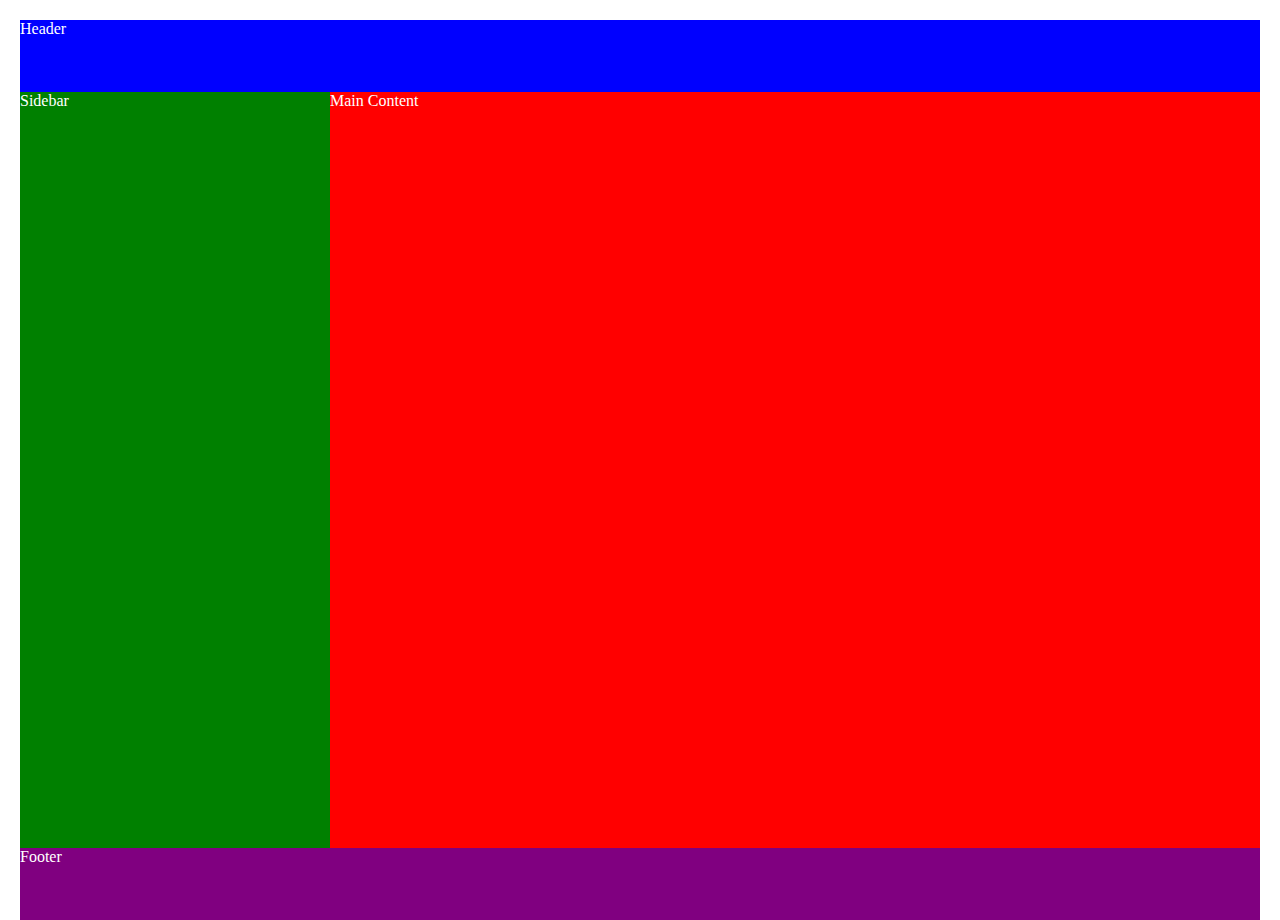
<file: assignment 7/index.html>
<!DOCTYPE html>
<html lang="en">
<head>
    <meta charset="UTF-8">
    <meta name="viewport" content="width=device-width, initial-scale=1.0">
    <meta http-equiv="X-UA-Compatible" content="ie=edge">
    <title>CSS Course</title>
    <link rel="stylesheet" href="main.css">
</head>
<body>
    <header>Header</header>
    <main>Main Content</main>
    <aside>Sidebar</aside>
    <footer>Footer</footer>
</body>
</html>
</file>
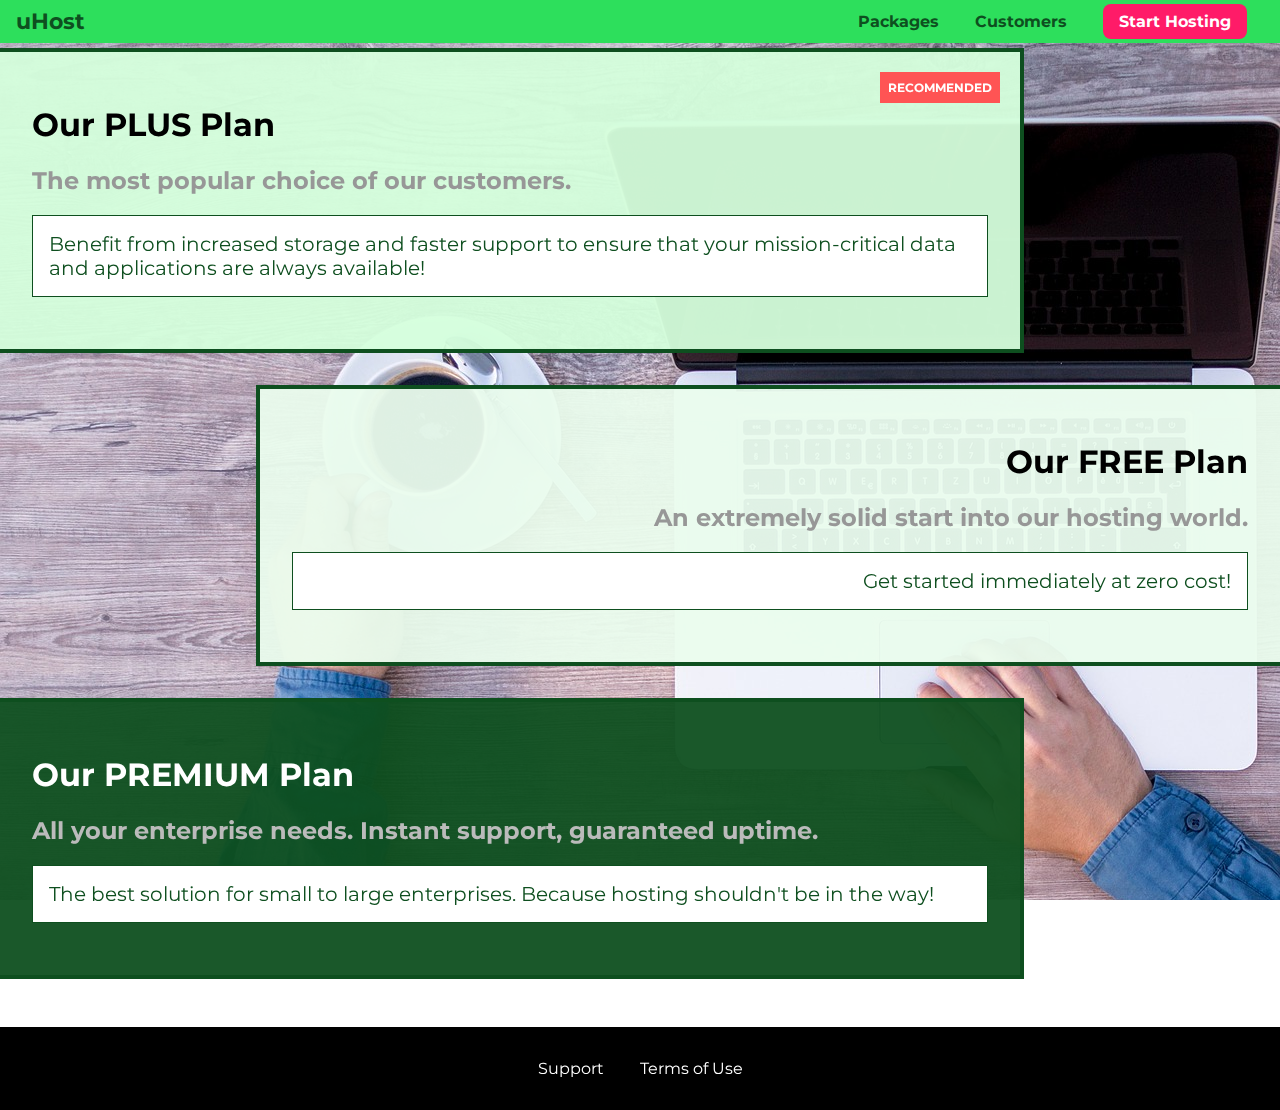
<file: packages/index.html>
<!DOCTYPE html>
<html lang="en">

<head>
    <meta charset="UTF-8">
    <meta http-equiv="X-UA-Compatible" content="ie=edge">
    <title>uHost</title>
    <link rel="shortcut icon" href="favicon.png">
    <link href="https://fonts.googleapis.com/css?family=Montserrat:400,700" rel="stylesheet">
    <link rel="stylesheet" href="../shared.css">
    <link rel="stylesheet" href="packages.css">
</head>

<body>
    <div class="background"></div>
    <header class="main-header">
        <div>
            <a href="../index.html" class="main-header__brand">
                uHost
            </a>
        </div>
        <nav class="main-nav">
            <ul class="main-nav__items">
                <li class="main-nav__item">
                    <a href="index.html">Packages</a>
                </li>
                <li class="main-nav__item">
                    <a href="../customers/index.html">Customers</a>
                </li>
                <li class="main-nav__item main-nav__item--cta">
                    <a href="../start-hosting/index.html">Start Hosting</a>
                </li>
            </ul>
        </nav>
    </header>
    <main>
        <section class="package" id="plus">
            <a href="#">
                <h1 class="package__title">Our PLUS Plan</h1>
                <h2 class="package__badge">RECOMMENDED</h2>
                <h2 class="package__subtitle">The most popular choice of our customers.</h2>
                <p class="package__info">Benefit from increased storage and faster support to ensure that your mission-critical data and applications
                    are always available!</p>
            </a>
        </section>
        <section class="package" id="free">
            <a href="#">
                <h1 class="package__title">Our FREE Plan</h1>
                <h2 class="package__subtitle">An extremely solid start into our hosting world.</h2>
                <p class="package__info">Get started immediately at zero cost!</p>
            </a>
        </section>
        <div class="clearfix"></div>
        <section class="package" id="premium">
            <a href="#">
                <h1 class="package__title">Our PREMIUM Plan</h1>
                <h2 class="package__subtitle">All your enterprise needs. Instant support, guaranteed uptime. </h2>
                <p class="package__info">The best solution for small to large enterprises. Because hosting shouldn't be in the way!</p>
            </a>
        </section>
    </main>
    <footer class="main-footer">
        <nav>
            <ul class="main-footer__links">
                <li class="main-footer__link">
                    <a href="#">Support</a>
                </li>
                <li class="main-footer__link">
                    <a href="#">Terms of Use</a>
                </li>
            </ul>
        </nav>
    </footer>
</body>

</html>
</file>
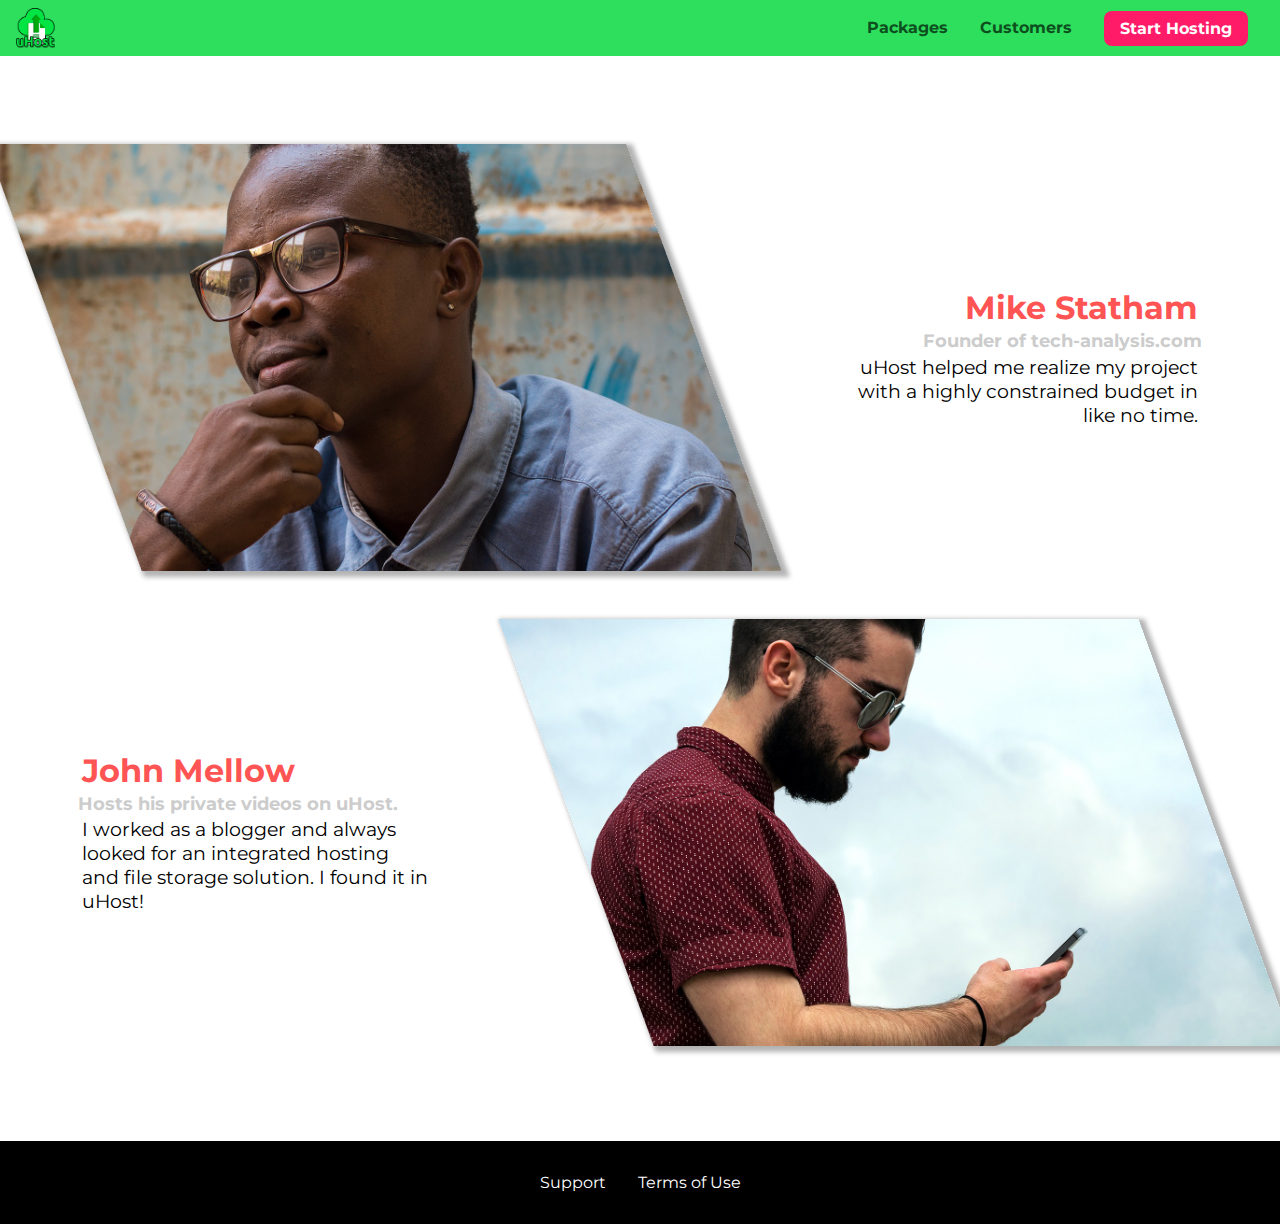
<file: Assignment 10/customers/index.html>
<!DOCTYPE html>
<html lang="en">

<head>
    <meta charset="UTF-8">
    <meta name="viewport" content="width=device-width, initial-scale=1.0">
    <meta http-equiv="X-UA-Compatible" content="ie=edge">
    <title>uHost Customers</title>
    <link rel="shortcut icon" href="../favicon.png">
    <link rel="stylesheet" href="../shared.css">
    <link rel="stylesheet" href="customers.css">
</head>

<body>
    <div class="backdrop"></div>
    <header class="main-header">
        <div>
            <button class="toggle-button">
                <span class="toggle-button__bar"></span>
                <span class="toggle-button__bar"></span>
                <span class="toggle-button__bar"></span>
            </button>
            <a href="../index.html" class="main-header__brand">
                <img src="../images/uhost-icon.png" alt="uHost - Your favorite hosting company">
            </a>
        </div>
        <nav class="main-nav">
            <ul class="main-nav__items">
                <li class="main-nav__item">
                    <a href="../packages/index.html">Packages</a>
                </li>
                <li class="main-nav__item">
                    <a href="index.html">Customers</a>
                </li>
                <li class="main-nav__item main-nav__item--cta">
                    <a href="../start-hosting/index.html">Start Hosting</a>
                </li>
            </ul>
        </nav>
    </header>
    <nav class="mobile-nav">
        <ul class="mobile-nav__items">
            <li class="mobile-nav__item">
                <a href="../packages/index.html">Packages</a>
            </li>
            <li class="mobile-nav__item">
                <a href="index.html">Customers</a>
            </li>
            <li class="mobile-nav__item mobile-nav__item--cta">
                <a href="../start-hosting/index.html">Start Hosting</a>
            </li>
        </ul>
    </nav>
    <main>
        <div>
            <div class="testimonial" id="customer-1">
                <div class="testimonial__image-container">
                    <img src="../images/customer-1.jpg" alt="Mike Statham - Customer" class="testimonial__image">
                </div>
                <div class="testimonial__info">
                    <h1 class="testimonial__name">Mike Statham</h1>
                    <h2 class="testimonial__subtitle">Founder of
                        <a href="tech-analysis.com">tech-analysis.com</a>
                    </h2>
                    <p class="testimonial__text">uHost helped me realize my project with a highly constrained budget in like no time.</p>
                </div>
            </div>
            <div class="testimonial" id="customer-2">

                <div class="testimonial__info">
                    <h1 class="testimonial__name">John Mellow</h1>
                    <h2 class="testimonial__subtitle">Hosts his private videos on uHost.
                    </h2>
                    <p class="testimonial__text">I worked as a blogger and always looked for an integrated hosting and file storage solution. I found
                        it in uHost!
                    </p>
                </div>
                <div class="testimonial__image-container">
                    <img src="../images/customer-2.jpg" alt="John Mellow - Customer" class="testimonial__image">
                </div>
            </div>
        </div>
    </main>
    <footer class="main-footer">
        <nav>
            <ul class="main-footer__links">
                <li class="main-footer__link">
                    <a href="#">Support</a>
                </li>
                <li class="main-footer__link">
                    <a href="#">Terms of Use</a>
                </li>
            </ul>
        </nav>
    </footer>
    <script src="../shared.js"></script>
</body>

</html>
</file>
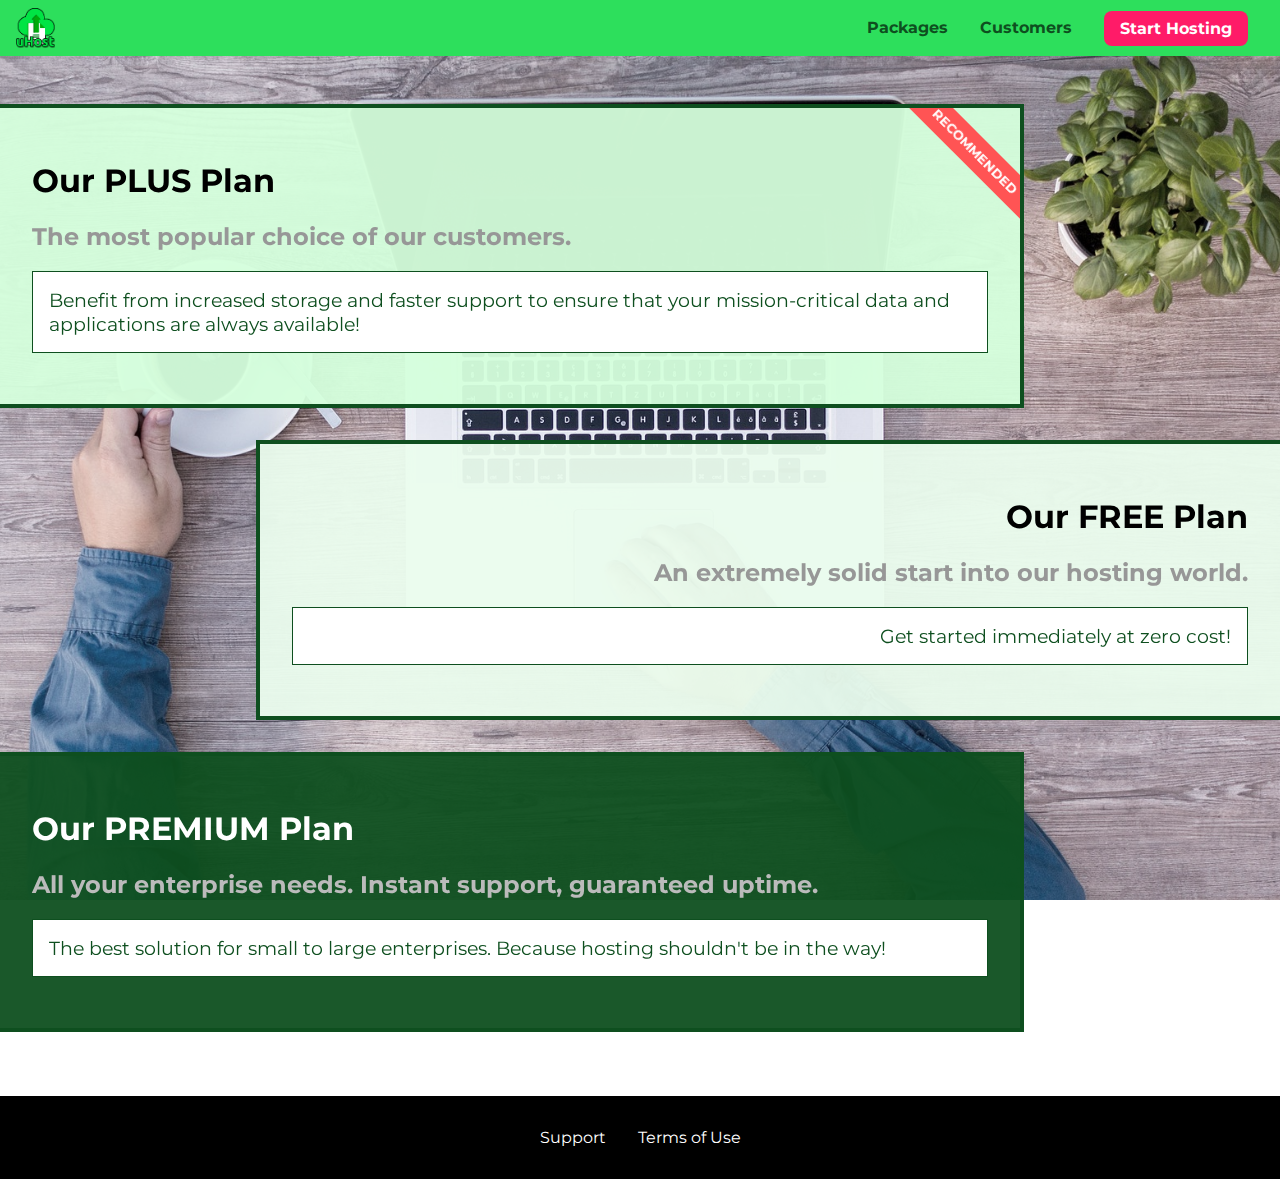
<file: Assignment 10/packages/index.html>
<!DOCTYPE html>
<html lang="en">

<head>
    <meta charset="UTF-8">
    <meta http-equiv="X-UA-Compatible" content="ie=edge">
    <meta name="viewport" content="width=device-width, initial-scale=1.0">
    <title>uHost</title>
    <link rel="shortcut icon" href="../favicon.png">
    <link rel="stylesheet" href="../shared.css">
    <link rel="stylesheet" href="packages.css">
</head>

<body>
    <div class="backdrop"></div>
    <div class="background"></div>
    <header class="main-header">
        <div>
            <button class="toggle-button">
                <span class="toggle-button__bar"></span>
                <span class="toggle-button__bar"></span>
                <span class="toggle-button__bar"></span>
            </button>
            <a href="../index.html" class="main-header__brand">
                <img src="../images/uhost-icon.png" alt="uHost - Your favorite hosting company">
            </a>
        </div>
        <nav class="main-nav">
            <ul class="main-nav__items">
                <li class="main-nav__item">
                    <a href="index.html">Packages</a>
                </li>
                <li class="main-nav__item">
                    <a href="../customers/index.html">Customers</a>
                </li>
                <li class="main-nav__item main-nav__item--cta">
                    <a href="../start-hosting/index.html">Start Hosting</a>
                </li>
            </ul>
        </nav>
    </header>
    <nav class="mobile-nav">
        <ul class="mobile-nav__items">
            <li class="mobile-nav__item">
                <a href="index.html">Packages</a>
            </li>
            <li class="mobile-nav__item">
                <a href="../customers/index.html">Customers</a>
            </li>
            <li class="mobile-nav__item mobile-nav__item--cta">
                <a href="../start-hosting/index.html">Start Hosting</a>
            </li>
        </ul>
    </nav>
    <main>
        <section class="package" id="plus">
            <a href="#">
                <h1 class="package__title">Our PLUS Plan</h1>
                <h2 class="package__badge">RECOMMENDED</h2>
                <h2 class="package__subtitle">The most popular choice of our customers.</h2>
                <p class="package__info">Benefit from increased storage and faster support to ensure that your mission-critical data and applications
                    are always available!</p>
            </a>
        </section>
        <section class="package" id="free">
            <a href="#">
                <h1 class="package__title">Our FREE Plan</h1>
                <h2 class="package__subtitle">An extremely solid start into our hosting world.</h2>
                <p class="package__info">Get started immediately at zero cost!</p>
            </a>
        </section>
        <div class="clearfix"></div>
        <section class="package" id="premium">
            <a href="#">
                <h1 class="package__title">Our PREMIUM Plan</h1>
                <h2 class="package__subtitle">All your enterprise needs. Instant support, guaranteed uptime. </h2>
                <p class="package__info">The best solution for small to large enterprises. Because hosting shouldn't be in the way!</p>
            </a>
        </section>
    </main>
    <footer class="main-footer">
        <nav>
            <ul class="main-footer__links">
                <li class="main-footer__link">
                    <a href="#">Support</a>
                </li>
                <li class="main-footer__link">
                    <a href="#">Terms of Use</a>
                </li>
            </ul>
        </nav>
    </footer>
    <script src="../shared.js"></script>
</body>

</html>
</file>
<file: shared.css>
* {
    box-sizing: border-box;
}

body {
    font-family: 'Montserrat', sans-serif;
    margin: 0;
}

.main-header {
    width: 100%;
    position: fixed;
    top: 0;
    left: 0;
    background: #2ddf5c;
    padding: 8px 16px;
    z-index: 1;
}

.main-header > div {
    display: inline-block;
    vertical-align: middle;
}

.main-header__brand {
    color: #0e4f1f;
    text-decoration: none;
    font-weight: bold;
    font-size: 22px;
}

.main-nav {
    display: inline-block;
    text-align: right;
    width: calc(100% - 74px);
    vertical-align: middle;
}

.main-nav__items {
    margin: 0;
    padding: 0;
    list-style: none;
}

.main-nav__item {
    display: inline-block;
    margin: 0 16px;
}

.main-nav__item a {
    text-decoration: none;
    color: #0e4f1f;
    font-weight: bold;
    padding: 3px 0;
}

.main-nav__item a:hover,
.main-nav__item a:active {
    color: white;
    border-bottom: 5px solid white;
}

.main-nav__item--cta a {
    color: white;
    background: #ff1b68;
    padding: 8px 16px;
    border-radius: 8px;
}

.main-nav__item--cta a:hover,
.main-nav__item--cta a:active {
    color: #ff1b68;
    background: white;
    border: none;
}

.main-footer {
    background: black;
    padding: 32px;
    margin-top: 48px;
}

.main-footer__links {
    list-style: none;
    margin: 0;
    padding: 0;
    text-align: center;
}

.main-footer__link {
    display: inline-block;
    margin: 0 16px;
}

.main-footer__link a {
    color: white;
    text-decoration: none;
}

.main-footer__link a:hover,
.main-footer__link a:active {
    color: #ccc;
}

.button {
    background: #0e4f1f;
    color: white;
    font: inherit;
    border: 1.5px solid #0e4f1f;
    padding: 8px;
    border-radius: 8px;
    font-weight: bold;
    cursor: pointer;
}

.button:hover,
.button:active {
    background: white;
    color: #0e4f1f;
}

.button:focus {
    outline: none;
}
</file>
<file: main.css>
#product-overview {
    background: url("freedom.jpg") left 10% bottom 20%/cover no-repeat border-box;
    /* background-image: url("freedom.jpg");
    background-size: cover;
    background-position: left 10% bottom 20%;
    background-repeat: no-repeat;
    background-origin: border-box;
    background-clip: border-box; */
    width: 100%;
    height: 528px;
    padding: 10px;
    margin-top: 43px;
    /* border: 5px dashed red; */
    position: relative;
}

.section-title {
    color: #2ddf5c;
    text-align: center;
}

#product-overview h1 {
    color: white;
    font-family: 'Anton', sans-serif;
    position: absolute;
    bottom: 5%;
    left: 3%;
}

.plan__list {
    width: 80%;
    margin: auto;
    text-align: center;
}

.plan {
    background: #d5ffdc;
    text-align: center;
    padding: 16px;
    margin: 8px;
    display: inline-block;
    width: 30%;
    vertical-align: middle;
}

.plan--highlighted {
    background: #19b84c;
    color: white;
    box-shadow: 2px 2px 2px 2px rgba(0, 0, 0, 0.5);
}

.plan__annotation {
    background: white;
    color: #19b84c;
    padding: 8px;
    box-shadow: 2px 2px 2px 2px rgba(0, 0, 0, 0.5);
    border-radius: 8px;
}

.plan__title {
    color: #0e4f1f;
}

.plan__price {
    color: #858585;
}

.plan--highlighted .plan__title {
    color: white;
}

.plan--highlighted .plan__price {
    color: #0e4f1f;
}

.plan__features {
    list-style: none;
    margin: 0;
    padding: 0;
}

.plan__feature {
    margin: 8px 0;
}

#key-features {
    background: #ff1b68;
    margin-top: 80px;
    padding: 16px;
}

#key-features .section-title {
    color: white;
    margin: 32px;
}

.key-feature__list {
    list-style: none;
    margin: 0;
    padding: 0;
    text-align: center;
}

.key-feature {
    display: inline-block;
    width: 30%;
    vertical-align: top;
}

.key-feature__image {
    background: #ffcede;
    width: 128px;
    height: 128px;
    border: 2px solid #424242;
    border-radius: 50%;
    margin: auto;
}

.key-feature__description {
    text-align: center;
    font-weight: bold;
    color: white;
    font-size: 20px;
}

/* h1 {
    font-family: sans-serif;
} */
</file>
<file: Assignment 1/main.css>
body {
    font-family: sans-serif;
}

.secondElement-code {
    color: blue;
}

#assignment-instructions {
    font-family: sans-serif;
    color: green;
}

code {
    font-family: monospace;
    color: red;
}

li + li {
    background: black;
    color: white;
}

ol li {
    background: black;
    color: white;
}
</file>
<file: Assignment 10/shared.css>
@import url('https://fonts.googleapis.com/css?family=Roboto:100,400,900');
@import url('https://fonts.googleapis.com/css?family=Anton');
@import url('https://fonts.googleapis.com/css?family=Montserrat:400,700');

* {
  box-sizing: border-box;
}

html {
  height: 100%;
}

body {
  font-family: "Montserrat", sans-serif;
  margin: 0;
  display: grid;
  grid-template-rows: 3.5rem auto fit-content(8rem);
  grid-template-areas: "header"
                       "main"
                       "footer";
  /* padding-top: 3.5rem; */
  height: 100%;
}

main {
  /* grid-row: 2 / 3; */
  grid-area: main;
}

.backdrop {
  display: none;
  position: fixed;
  opacity: 0;
  top: 0;
  left: 0;
  z-index: 100;
  width: 100vw;
  height: 100vh;
  background: rgba(0, 0, 0, 0.5);
  transition: opacity 0.2s linear;
}

.main-header {
  width: 100%;
  position: fixed;
  top: 0;
  left: 0;
  background: #2ddf5c;
  padding: 0.5rem 1rem;
  z-index: 60;
  display: flex;
  align-items: center;
  justify-content: space-between;
}

.toggle-button {
  width: 3rem;
  background: transparent;
  border: none;
  cursor: pointer;
  padding-top: 0;
  padding-bottom: 0;
  vertical-align: middle;
}

.toggle-button:focus {
  outline: none;
}

.toggle-button__bar {
  width: 100%;
  height: 0.2rem;
  background: black;
  display: block;
  margin: 0.6rem 0;
}

.main-header__brand {
  color: #0e4f1f;
  text-decoration: none;
  font-weight: bold;
  /* width: 20px; */
}

.main-header__brand img {
  height: 2.5rem;
  vertical-align: middle;
  /* width: 100%; */
}

.main-nav {
  display: none;
}

.main-nav__items {
  margin: 0;
  padding: 0;
  list-style: none;
  display: flex;
}

.main-nav__item {
  margin: 0 1rem;
}

.main-nav__item a,
.mobile-nav__item a {
  text-decoration: none;
  color: #0e4f1f;
  font-weight: bold;
  padding: 0.2rem 0;
}

.main-nav__item a:hover,
.main-nav__item a:active {
  color: white;
  border-bottom: 5px solid white;
}

.main-nav__item--cta {
  animation: wiggle 400ms 3s 8 ease-out none;
}

.main-nav__item--cta a,
.mobile-nav__item--cta a {
  color: white;
  background: #ff1b68;
  padding: 0.5rem 1rem;
  border-radius: 8px;
}

.main-nav__item--cta a:hover,
.main-nav__item--cta a:active,
.mobile-nav__item--cta a:hover,
.mobile-nav__item--cta a:active {
  color: #ff1b68;
  background: white;
  border: none;
}

@media (min-width: 40rem) {
  .toggle-button {
    display: none;
  }

  .main-nav {
    display: flex;
  }
}

.main-footer {
  background: black;
  padding: 2rem;
  margin-top: 3rem;
  /* grid-row: 3 / 4; */
  grid-area: footer;
}

.main-footer__links {
  list-style: none;
  margin: 0;
  padding: 0;
  display: flex;
  flex-direction: column;
  align-items: center;
}

.main-footer__link {
  margin: 0.5rem 0;
}

.main-footer__link a {
  color: white;
  text-decoration: none;
}

.main-footer__link a:hover,
.main-footer__link a:active {
  color: #ccc;
}

.mobile-nav {
  transform: translateX(-100%);
  position: fixed;
  z-index: 101;
  top: 0;
  left: 0;
  background: white;
  width: 80%;
  height: 100vh;
  transition: transform 300ms ease-out;
}

.mobile-nav__items {
  width: 90%;
  height: 100%;
  list-style: none;
  margin: 0 auto;
  padding: 0;
  display: flex;
  flex-direction: column;
  justify-content: center;
  align-items: center;
}

.mobile-nav__item {
  margin: 1rem 0;
}

.mobile-nav__item a {
  font-size: 1.5rem;
}

.button {
  background: #0e4f1f;
  color: white;
  font: inherit;
  border: 1.5px solid #0e4f1f;
  padding: 0.5rem;
  border-radius: 8px;
  font-weight: bold;
  cursor: pointer;
}

.button:hover,
.button:active {
  background: white;
  color: #0e4f1f;
}

.button:focus {
  outline: none;
}

.button[disabled] {
  cursor: not-allowed;
  border: #a1a1a1;
  background: #ccc;
  color: #a1a1a1;
} 

.open {
    display: block !important;
    opacity: 1 !important;
    transform: translateY(0) !important;
}

@media (min-width: 40rem) {
  .main-footer__link {
    margin: 0 1rem;
  }

  .main-footer__links {
    flex-direction: row;
    justify-content: center;
  }
}

@keyframes wiggle {
  0% {
    transform: rotateZ(0);
  }
  50% {
    transform: rotateZ(-10deg);
  }
  100% {
    transform: rotateZ(10deg);
  }
}
</file>
<file: Assignment 10/main.css>
#product-overview {
  background: linear-gradient(to top, rgba(80, 68, 18, 0.6) 10%, transparent),
    url("images/freedom.jpg") center/cover no-repeat border-box,
    #ff1b68;
  /* background-image: url("freedom.jpg");
    background-size: cover;
    background-position: left 10% bottom 20%; */
  /* background-repeat: no-repeat;
    background-origin: border-box;
    background-clip: border-box; */
  /* background-image: linear-gradient(180deg, red 70%, blue 60%, rgba(0,0,0,0.5)); */
  /* background-image: radial-gradient(ellipse farthest-corner at 20% 50%, red, blue 70%, green); */
  width: 100vw;
  height: 33vh;
  /* border: 5px dashed red; */
  position: relative;
}

#product-overview h1 {
  color: white;
  font-family: "Anton", sans-serif;
  position: absolute;
  bottom: 5%;
  left: 3%;
  font-size: 1.6rem;
}

@media (min-width: 40rem) and (min-height: 40rem) {
  #product-overview {
    height: 40vh;
    background-position: 50% 25%;
  }

  #product-overview h1 {
    font-size: 3rem;
  }
}

.section-title {
  color: #2ddf5c;
  text-align: center;
}

.plan {
  background: #d5ffdc;
  text-align: center;
  padding: 1rem;
  margin: 0.5rem 0;
  width: 100%;
}

.plan--highlighted {
  background: #19b84c;
  color: white;
}

.plan__annotation {
  background: white;
  color: #19b84c;
  padding: 0.5rem;
  box-shadow: 2px 2px 2px 2px rgba(0, 0, 0, 0.5);
  border-radius: 8px;
}

.plan__title {
  color: #0e4f1f;
}

.plan__price {
  color: #858585;
}

.plan--highlighted .plan__title {
  color: white;
}

.plan--highlighted .plan__price {
  color: #0e4f1f;
}

.plan__features {
  list-style: none;
  margin: 0;
  padding: 0;
}

.plan__feature {
  margin: 0.5rem 0;
}

@media (min-width: 40rem) {
  .plan__list { 
    width: 100%;
    display: flex;
    justify-content: center;
    align-items: center;
  }

  .plan {
    width: 30%;
    min-width: 13rem;
    max-width: 25rem;
    display: flex;
    flex-direction: column;
    justify-content: space-between;
    height: 28rem;
  }

  .plan--highlighted {
    box-shadow: 2px 2px 2px 2px rgba(0, 0, 0, 0.5);
    height: 30rem;
    z-index: 50;
  }
}

#key-features {
  background: #ff1b68;
  margin-top: 5rem;
  padding: 1rem;
}

#key-features .section-title {
  color: white;
  margin: 2rem;
}

.key-feature__list {
  list-style: none;
  margin: 0;
  padding: 0;
  text-align: center;
}

.key-feature__image {
  background: #ffcede;
  width: 128px;
  height: 128px;
  border: 2px solid #424242;
  border-radius: 50%;
  margin: auto;
  padding: 1.5rem;
}

.key-feature__description {
  text-align: center;
  font-weight: bold;
  color: white;
  font-size: 1.2rem;
}

@media (min-width: 40rem) {
  .key-feature {
    width: 30%;
    max-width: 25rem;
  }

  .key-feature__list {
    display: flex;
    justify-content: center;
  }
}

/* h1 {
    font-family: sans-serif;
} */

.modal {
  position: fixed;
  opacity: 0;
  transform: translateY(-3rem);
  transition: opacity 200ms ease-out, transform 500ms cubic-bezier(0.55, 0.055, 0.675, 0.19);
  z-index: 200;
  top: 20%;
  left: 30%;
  width: 40%;
  background: white;
  padding: 1rem;
  border: 1px solid #ccc;
  box-shadow: 1px 1px 1px rgba(0, 0, 0, 0.5);
}

.modal__title {
  text-align: center;
  margin: 0 0 1rem 0;
}

.modal__actions {
  text-align: center;
}

.modal__action {
  border: 1px solid #0e4f1f;
  background: #0e4f1f;
  text-decoration: none;
  color: white;
  font: inherit;
  padding: 0.5rem 1rem;
  cursor: pointer;
}

.modal__action:hover,
.modal__action:active {
  background: #2ddf5c;
  border-color: #2ddf5c;
}

.modal__action--negative {
  background: red;
  border-color: red;
}

.modal__action--negative:hover,
.modal__action--negative:active {
  background: #ff5454;
  border-color: #ff5454;
}
</file>
<file: assignment 11/main.css>
@import url(typography.css);
html {
  font-size: 94.75%; }

body {
  font-family: Arial, sans-serif;
  margin: 0; }

.container {
  display: -webkit-box;
  display: -ms-flexbox;
  display: -webkit-flex;
  display: flex;
  flex-direction: column;
  flex-wrap: nowrap;
  align-items: center;
  padding: 3rem 0;
  box-sizing: border-box; }

.sass-introduction {
  border: 0.05rem solid #521751;
  background: #f7e1f6;
  padding: 2rem;
  text-align: center;
  box-shadow: 0.2rem 0.2rem 0.1rem #ccc;
  width: 90%;
  box-sizing: border-box; }

.sass-introduction p {
  margin: 0; }

.sass-details {
  border: 0.05rem solid #521751;
  background: #f7e1f6;
  padding: 1rem;
  text-align: center;
  margin: 2rem 0;
  width: 90%;
  box-sizing: border-box; }

.section-header {
  border-bottom: 0.05rem solid #521751; }

.section-header h1 {
  margin: 0 0 1rem 0; }

.documentation-links {
  list-style: none;
  margin: 1rem 0 0 0;
  padding: 0;
  display: -webkit-box;
  display: -ms-flexbox;
  display: -webkit-flex;
  display: flex;
  flex-direction: column; }
  .documentation-links li {
    margin: 0.2rem 0;
    background: white; }
  .documentation-links .documentation-link {
    text-decoration: none;
    color: #521751;
    display: block;
    padding: 0.2rem;
    border: 0.05rem solid #521751; }
  .documentation-links .documentation-link:hover,
  .documentation-links .documentation-link:active {
    color: white;
    background: #fa923f;
    border-color: #fa923f; }

@media (min-width: 40rem) {
  html {
    font-size: 125%; }

  .sass-introduction,
  .sass-details {
    width: 30rem; } }

/*# sourceMappingURL=main.css.map */
</file>
<file: Assignment 2/main.css>
/* .box {
    padding: 13px;
    border: 5px solid green;
    margin: 25px;
} */

.box {
    padding-top: 5px;
    padding-right: 10px;
    padding-bottom: 15px;
    padding-left: 20px;

    padding: 5px 10px 15px 20px;

    border-top: 3px solid green;
    border-right: 3px solid green;
    border-bottom: 3px solid green;
    border-left: 3px solid green;
    border-top-style: solid;
    border-top-width: 3px;
    border-top-color: green;

    border-style: solid;
    border-width: 3px;
    border-color: green;

    margin-top: 10px;
    margin-right: 20px;
    margin-bottom: 30px;
    margin-left: 40px;

    margin: 10px 20px 30px 40px;

    box-sizing: border-box;
    height: 300px;
    width: 48%;
    display: inline-block;
    margin: 0;
}

html,
body {
    height: 100%;
}

/* #first-box {
    height: 100%;
    box-sizing: border-box;
    height: 300px;
    width: 50%;
} */

#first-box {
    display: none;
    /* visibility: hidden; */
}

div:last-of-type:hover {
    border-color: red;
}
</file>
<file: Assignment 4/shared.css>
* {
    box-sizing: border-box;
}

body {
    font-family: 'Montserrat', sans-serif;
    margin: 0;
}

.backdrop {
    position: fixed;
    display: none;
    top: 0;
    left: 0;
    z-index: 100;
    width: 100vw;
    height: 100vh;
    background: rgba(0,0,0,0.5);
}

.main-header {
    width: 100%;
    position: fixed;
    top: 0;
    left: 0;
    background: #2ddf5c;
    padding: 0.5rem 1rem;
    z-index: 1;
}

.main-header > div {
    display: inline-block;
    vertical-align: middle;
}

.main-header__brand {
    color: #0e4f1f;
    text-decoration: none;
    font-weight: bold;
    font-size: 1.5rem;
    height: 1.5rem;
    /* width: 20px; */
    display: inline-block;
}

.main-header__brand img {
    height: 100%;
    /* width: 100%; */
}

.main-nav {
    display: inline-block;
    text-align: right;
    width: calc(100% - 74px);
    vertical-align: middle;
}

.main-nav__items {
    margin: 0;
    padding: 0;
    list-style: none;
}

.main-nav__item {
    display: inline-block;
    margin: 0 1rem;
}

.main-nav__item a {
    text-decoration: none;
    color: #0e4f1f;
    font-weight: bold;
    padding: 0.2rem 0;
}

.main-nav__item a:hover,
.main-nav__item a:active {
    color: white;
    border-bottom: 5px solid white;
}

.main-nav__item--cta a {
    color: white;
    background: #ff1b68;
    padding: 0.5rem 1rem;
    border-radius: 8px;
}

.main-nav__item--cta a:hover,
.main-nav__item--cta a:active {
    color: #ff1b68;
    background: white;
    border: none;
}

.main-footer {
    background: black;
    padding: 2rem;
    margin-top: 3rem;
}

.main-footer__links {
    list-style: none;
    margin: 0;
    padding: 0;
    text-align: center;
}

.main-footer__link {
    display: inline-block;
    margin: 0 1rem;
}

.main-footer__link a {
    color: white;
    text-decoration: none;
}

.main-footer__link a:hover,
.main-footer__link a:active {
    color: #ccc;
}

.button {
    background: #0e4f1f;
    color: white;
    font: inherit;
    border: 1.5px solid #0e4f1f;
    padding: 0.5rem;
    border-radius: 8px;
    font-weight: bold;
    cursor: pointer;
}

.button:hover,
.button:active {
    background: white;
    color: #0e4f1f;
}

.button:focus {
    outline: none;
}
</file>
<file: Assignment 4/main.css>
#product-overview {
  background: linear-gradient(to top, rgba(80, 68, 18, 0.6) 10%, transparent),
    url("images/freedom.jpg") left 10% bottom 70%/cover no-repeat border-box,
    #ff1b68;
  /* background-image: url("freedom.jpg");
    background-size: cover;
    background-position: left 10% bottom 20%; */
  /* background-repeat: no-repeat;
    background-origin: border-box;
    background-clip: border-box; */
  /* background-image: linear-gradient(180deg, red 70%, blue 60%, rgba(0,0,0,0.5)); */
  /* background-image: radial-gradient(ellipse farthest-corner at 20% 50%, red, blue 70%, green); */
  width: 100vw;
  height: 33vh;
  margin-top: 2.75rem;
  /* border: 5px dashed red; */
  position: relative;
}

.section-title {
  color: #2ddf5c;
  text-align: center;
}

#product-overview h1 {
  color: white;
  font-family: "Anton", sans-serif;
  position: absolute;
  bottom: 5%;
  left: 3%;
}

.plan__list {
  width: 80%;
  margin: auto;
  text-align: center;
}

.plan {
  background: #d5ffdc;
  text-align: center;
  padding: 1rem;
  margin: 0.5rem;
  display: inline-block;
  width: 30%;
  vertical-align: middle;
}

.plan--highlighted {
  background: #19b84c;
  color: white;
  box-shadow: 2px 2px 2px 2px rgba(0, 0, 0, 0.5);
}

.plan__annotation {
  background: white;
  color: #19b84c;
  padding: 0.5rem;
  box-shadow: 2px 2px 2px 2px rgba(0, 0, 0, 0.5);
  border-radius: 8px;
}

.plan__title {
  color: #0e4f1f;
}

.plan__price {
  color: #858585;
}

.plan--highlighted .plan__title {
  color: white;
}

.plan--highlighted .plan__price {
  color: #0e4f1f;
}

.plan__features {
  list-style: none;
  margin: 0;
  padding: 0;
}

.plan__feature {
  margin: 0.5rem 0;
}

#key-features {
  background: #ff1b68;
  margin-top: 5rem;
  padding: 1rem;
}

#key-features .section-title {
  color: white;
  margin: 2rem;
}

.key-feature__list {
  list-style: none;
  margin: 0;
  padding: 0;
  text-align: center;
}

.key-feature {
  display: inline-block;
  width: 30%;
  vertical-align: top;
}

.key-feature__image {
  background: #ffcede;
  width: 128px;
  height: 128px;
  border: 2px solid #424242;
  border-radius: 50%;
  margin: auto;
  padding: 1.5rem;
}

.key-feature__description {
  text-align: center;
  font-weight: bold;
  color: white;
  font-size: 1.2rem;
}

/* h1 {
    font-family: sans-serif;
} */

.modal {
  position: fixed;
  display: none;
  z-index: 200;
  top: 20%;
  left: 30%;
  width: 40%;
  background: white;
  padding: 1rem;
  border: 1px solid #ccc;
  box-shadow: 1px 1px 1px rgba(0, 0, 0, 0.5);
}

.modal__title {
  text-align: center;
  margin: 0 0 1rem 0;
}

.modal__actions {
  text-align: center;
}

.modal__action {
  border: 1px solid #0e4f1f;
  background: #0e4f1f;
  text-decoration: none;
  color: white;
  font: inherit;
  padding: 0.5rem 1rem;
  cursor: pointer;
}

.modal__action:hover,
.modal__action:active {
  background: #2ddf5c;
  border-color: #2ddf5c;
}

.modal__action--negative {
  background: red;
  border-color: red;
}

.modal__action--negative:hover,
.modal__action--negative:active {
  background: #ff5454;
  border-color: #ff5454;
}
</file>
<file: Assignment 5/shared.css>
* {
  box-sizing: border-box;
}

body {
  font-family: "Montserrat", sans-serif;
  margin: 0;
}

.backdrop {
  position: fixed;
  display: none;
  top: 0;
  left: 0;
  z-index: 100;
  width: 100vw;
  height: 100vh;
  background: rgba(0, 0, 0, 0.5);
}

.main-header {
  width: 100%;
  position: fixed;
  top: 0;
  left: 0;
  background: #2ddf5c;
  padding: 0.5rem 1rem;
  z-index: 1;
}

.main-header > div {
  display: inline-block;
  vertical-align: middle;
}

.toggle-button {
  width: 3rem;
  background: transparent;
  border: none;
  cursor: pointer;
  padding-top: 0;
  padding-bottom: 0;
  vertical-align: middle;
}

.toggle-button:focus {
  outline: none;
}

.toggle-button__bar {
  width: 100%;
  height: 0.2rem;
  background: black;
  display: block;
  margin: 0.6rem 0;
}

.main-header__brand {
  color: #0e4f1f;
  text-decoration: none;
  font-weight: bold;
  font-size: 1.5rem;
  /* width: 20px; */
  display: inline-block;
  vertical-align: middle;
}

.main-header__brand img {
  height: 2.5rem;
  /* width: 100%; */
}

.main-nav {
  display: none;
}

.main-nav__items {
  margin: 0;
  padding: 0;
  list-style: none;
}

.main-nav__item {
  display: inline-block;
  margin: 0 1rem;
}

.main-nav__item a,
.mobile-nav__item a {
  text-decoration: none;
  color: #0e4f1f;
  font-weight: bold;
  padding: 0.2rem 0;
}

.main-nav__item a:hover,
.main-nav__item a:active {
  color: white;
  border-bottom: 5px solid white;
}

.main-nav__item--cta a,
.mobile-nav__item--cta a {
  color: white;
  background: #ff1b68;
  padding: 0.5rem 1rem;
  border-radius: 8px;
}

.main-nav__item--cta a:hover,
.main-nav__item--cta a:active,
.mobile-nav__item--cta a:hover,
.mobile-nav__item--cta a:active {
  color: #ff1b68;
  background: white;
  border: none;
}

@media (min-width: 40rem) {
  .toggle-button {
    display: none;
  }

  .main-nav {
    display: inline-block;
    text-align: right;
    width: calc(100% - 44px);
    vertical-align: middle;
  }
}

.main-footer {
  background: black;
  padding: 2rem;
  margin-top: 3rem;
}

.main-footer__links {
  list-style: none;
  margin: 0;
  padding: 0;
  text-align: center;
}

.main-footer__link {
  display: block;
  margin: 1rem 0;
}

.main-footer__link a {
  color: white;
  text-decoration: none;
}

.main-footer__link a:hover,
.main-footer__link a:active {
  color: #ccc;
}

.mobile-nav {
  display: none;
  position: fixed;
  z-index: 101;
  top: 0;
  left: 0;
  background: white;
  width: 80%;
  height: 100vh;
}

.mobile-nav__items {
  width: 90%;
  height: 100%;
  list-style: none;
  margin: 10% auto;
  padding: 0;
  text-align: center;
}

.mobile-nav__item {
  margin: 1rem 0;
}

.mobile-nav__item a {
  font-size: 1.5rem;
}

.button {
  background: #0e4f1f;
  color: white;
  font: inherit;
  border: 1.5px solid #0e4f1f;
  padding: 0.5rem;
  border-radius: 8px;
  font-weight: bold;
  cursor: pointer;
}

.button:hover,
.button:active {
  background: white;
  color: #0e4f1f;
}

.button:focus {
  outline: none;
}

.open {
    display: block !important;
}

@media (min-width: 40rem) {
  .main-footer__link {
    display: inline-block;
    margin: 0 1rem;
  }
}
</file>
<file: Assignment 5/main.css>
#product-overview {
  background: linear-gradient(to top, rgba(80, 68, 18, 0.6) 10%, transparent),
    url("images/freedom.jpg") center/cover no-repeat border-box,
    #ff1b68;
  /* background-image: url("freedom.jpg");
    background-size: cover;
    background-position: left 10% bottom 20%; */
  /* background-repeat: no-repeat;
    background-origin: border-box;
    background-clip: border-box; */
  /* background-image: linear-gradient(180deg, red 70%, blue 60%, rgba(0,0,0,0.5)); */
  /* background-image: radial-gradient(ellipse farthest-corner at 20% 50%, red, blue 70%, green); */
  width: 100vw;
  height: 33vh;
  margin-top: 3.75rem;
  /* border: 5px dashed red; */
  position: relative;
}

#product-overview h1 {
  color: white;
  font-family: "Anton", sans-serif;
  position: absolute;
  bottom: 5%;
  left: 3%;
  font-size: 1.6rem;
}

@media (min-width: 40rem) {
  #product-overview {
    height: 40vh;
    background-position: 50% 25%;
  }

  #product-overview h1 {
    font-size: 3rem;
  }
}

.section-title {
  color: #2ddf5c;
  text-align: center;
}

.plan {
  background: #d5ffdc;
  text-align: center;
  padding: 1rem;
  margin: 0.5rem 0;
  width: 100%;
}

.plan--highlighted {
  background: #19b84c;
  color: white;
}

.plan__annotation {
  background: white;
  color: #19b84c;
  padding: 0.5rem;
  box-shadow: 2px 2px 2px 2px rgba(0, 0, 0, 0.5);
  border-radius: 8px;
}

.plan__title {
  color: #0e4f1f;
}

.plan__price {
  color: #858585;
}

.plan--highlighted .plan__title {
  color: white;
}

.plan--highlighted .plan__price {
  color: #0e4f1f;
}

.plan__features {
  list-style: none;
  margin: 0;
  padding: 0;
}

.plan__feature {
  margin: 0.5rem 0;
}

@media (min-width: 40rem) {
  .plan__list {
    width: 100%;
    text-align: center;
  }

  .plan {
    display: inline-block;
    width: 30%;
    vertical-align: middle;
    min-width: 13rem;
    max-width: 25rem;
  }

  .plan--highlighted {
    box-shadow: 2px 2px 2px 2px rgba(0, 0, 0, 0.5);
  }
}

#key-features {
  background: #ff1b68;
  margin-top: 5rem;
  padding: 1rem;
}

#key-features .section-title {
  color: white;
  margin: 2rem;
}

.key-feature__list {
  list-style: none;
  margin: 0;
  padding: 0;
  text-align: center;
}

.key-feature__image {
  background: #ffcede;
  width: 128px;
  height: 128px;
  border: 2px solid #424242;
  border-radius: 50%;
  margin: auto;
  padding: 1.5rem;
}

.key-feature__description {
  text-align: center;
  font-weight: bold;
  color: white;
  font-size: 1.2rem;
}

@media (min-width: 40rem) {
  .key-feature {
    display: inline-block;
    width: 30%;
    max-width: 25rem;
    vertical-align: top;
  }
}

/* h1 {
    font-family: sans-serif;
} */

.modal {
  position: fixed;
  display: none;
  z-index: 200;
  top: 20%;
  left: 30%;
  width: 40%;
  background: white;
  padding: 1rem;
  border: 1px solid #ccc;
  box-shadow: 1px 1px 1px rgba(0, 0, 0, 0.5);
}

.modal__title {
  text-align: center;
  margin: 0 0 1rem 0;
}

.modal__actions {
  text-align: center;
}

.modal__action {
  border: 1px solid #0e4f1f;
  background: #0e4f1f;
  text-decoration: none;
  color: white;
  font: inherit;
  padding: 0.5rem 1rem;
  cursor: pointer;
}

.modal__action:hover,
.modal__action:active {
  background: #2ddf5c;
  border-color: #2ddf5c;
}

.modal__action--negative {
  background: red;
  border-color: red;
}

.modal__action--negative:hover,
.modal__action--negative:active {
  background: #ff5454;
  border-color: #ff5454;
}
</file>
<file: assignment 7/main.css>
html {
    height: 100%;
}

body {
    display: grid;
    margin: 20px;
    height: 100%;
    grid-template-columns: [col-1-start] 1fr [col-1-end col-2-start] 3fr [col-2-end];
    grid-template-rows: 4.5rem auto 4.5rem;
}

header {
    background: blue;
    color: white;
    grid-column-start: col-1-start;
    grid-column-end: col-2-end;
}

main {
    background: red;
    color: white;
    grid-column-start: col-2-start;
    grid-column-end: span 1;
}

aside {
    background: green;
    color: white;
    grid-column-start: col-1-start;
    grid-row-start: 2;
    grid-row-end: 3;
}

footer {
    background: purple;
    color: white; 
    grid-column-start: col-1-start;
    grid-column-end: col-2-end;
}
</file>
<file: packages/packages.css>
main {
    padding-top: 32px;
}

.background {
    background: url("../images/plans-background.jpg");
    width: 100%;
    height: 100%;
    position: fixed;
    z-index: -1;
}

.package {
    width: 80%;
    margin: 16px 0;
    border: 4px solid #0e4f1f;
    border-left: none;
    position: relative;
}

.package:hover,
.package:active {
    box-shadow: 2px 2px 4px rgba(0,0,0,0.5);
    border-color: #ff5454;
    /* border-color: #ff5454 !important; */
}

.package a {
    text-decoration: none;
    color: inherit;
    display: block;
    padding: 32px;
}

.package__badge {
    position: absolute;
    top: 0;
    right: 0;
    margin: 20px;
    font-size: 12px;
    color: white;
    background: #ff5454;
    padding: 8px;
}

.package__subtitle {
    color: #979797;
}

.package__info {
    padding: 16px;
    border: 1px solid #0e4f1f;
    font-size: 20px;
    color: #0e4f1f;
    background: white;
}

.clearfix {
    clear: both;
}

#plus {
    background: rgba(213, 255, 220, 0.95);
}

#free {
    background: rgba(234, 252, 237, 0.95);
    float: right;
    border-right: none;
    border-left: 4px solid #0e4f1f;
    text-align: right;
}

#free:hover,
#free:active {
    border-left-color: #ff5454;
}

#premium {
    background: rgba(14, 79, 31, 0.95);
}

#premium .package__title {
    color: white;
}

#premium .package__subtitle {
    color: #bbb;
}
</file>
<file: Assignment 10/customers/customers.css>
main {
  padding-top: 2.5rem;
}

.testimonial {
    font-size: 1.2rem;
  }
  
  /*.testimonial__list {
    width: 80%;
    margin: auto;
  }*/

  .testimonial__image-container {
    width: 60%;
    max-width: 40rem;
    box-shadow: 3px 3px 5px 3px rgba(0,0,0,0.3);
    transform: skew(20deg);
    overflow: hidden;
  }

  #customer-1:hover .testimonial__image-container {
    animation: flip-customer 1s ease-out forwards;
  }

  .testimonial__image {
    width: 100%;
    vertical-align: top;
    transform: skew(-20deg) scale(1.4);
  }
  
  .testimonial__info {
    text-align: right;
    padding: 0.9rem;
  }
  
  #customer-2.testimonial {
    text-align: right;
  }
  
  #customer-2 .testimonial__info {
    text-align: left;
  }
  
  .testimonial__name {
    margin: 0.2rem;
    color: #ff5454;
    font-size: 2rem;
  }
  
  .testimonial__subtitle {
    margin: 0;
    font-size: 1.1rem;
    color: #ccc;
  }
  
  .testimonial__subtitle a {
    color: inherit;
    text-decoration: none;
  }
  
  .testimonial__subtitle a:hover,
  .testimonial__subtitle a:active {
    color: #7a7a7a;
  }

  .testimonial__text {
    margin: 0.2rem;
  }

  @media (min-width: 40rem) {
    .testimonial {
      margin: 3rem auto;
      max-width: 1500px;
      display: flex;
      align-items: center;
      justify-content: space-around;
    }

    .testimonial__image-container {
      width: 66%;
    }

    .testimonial__info {
      width: 30%;
    }
  }

  @keyframes flip-customer {
    0% {
      transform: rotateY(0) skew(20deg);
    }
    50% {
      transform: rotateY(160deg) skew(20deg);
    }
    100% {
      transform: rotateY(360deg) skew(20deg);
    }
  }
</file>
<file: Assignment 10/packages/packages.css>
@font-face {
    font-family: "AnonymousPro";
    src: url("anonymousPro-Regular.ttf") format("truetype");
}

@font-face {
    font-family: "AnonymousPro";
    src: url("anonymousPro-Bold.ttf");
    font-weight: 700;
}

main {
    padding-top: 2rem;
}

.background {
    background: url("../images/plans-background.jpg") center/cover;
    filter: grayscale(40%);
    width: 100vw;
    height: 100vh;
    position: fixed;
    z-index: -1;
}

.package {
    width: 80%;
    margin: 1rem 0;
    border: 4px solid #0e4f1f;
    border-left: none;
    position: relative;
    overflow: hidden;
}

.package:hover,
.package:active {
    box-shadow: 2px 2px 4px rgba(0,0,0,0.5);
    border-color: #ff5454;
    /* border-color: #ff5454 !important; */
    animation: push-up 1s ease-out forwards;
}

.package a {
    text-decoration: none;
    color: inherit;
    display: block;
    padding: 2rem;
}

.package__badge {
    position: absolute;
    top: 0;
    right: 0;
    margin: 0;
    font-size: 0.8rem;
    color: white;
    background: #ff5454;
    padding: 0.5rem;
    transform: rotate(45deg) translate(3.5rem, -1rem);
    transform-origin: center;
    width: 12rem;
    text-align: center;
}

.package__subtitle {
    color: #979797;
}

.package__info {
    padding: 1rem;
    border: 1px solid #0e4f1f;
    color: #0e4f1f;
    background: white;
    font-size: 1.2rem;
    /* font-style font-variant font-weight font-size/line-height font-family*/
}

.clearfix {
    clear: both;
}

#plus {
    background: rgba(213, 255, 220, 0.95);
}

#free {
    background: rgba(234, 252, 237, 0.95);
    float: right;
    border-right: none;
    border-left: 4px solid #0e4f1f;
    text-align: right;
}

#free:hover,
#free:active {
    border-left-color: #ff5454;
}

#premium {
    background: rgba(14, 79, 31, 0.95);
}

#premium .package__title {
    color: white;
}

#premium .package__subtitle {
    color: #bbb;
}

@media (min-width: 40rem) {
    main {
      max-width: 1500px;
      margin-left: auto;
      margin-right: auto;
    }
}

@media (min-width: 1500px) {
    .package {
      border-left: 4px solid #0e4f1f;
    }

    #free {
      border-right: 4px solid #0e4f1f;
    }

    #free:hover,
    #free:active {
      border-right-color: #ff5454;
    }
}

@keyframes push-up {
    0% {
        transform: translateY(0);
    }

    33% {
        transform: translateY(-1.5rem);
    }
    
    100% {
        transform: translateY(-1rem);
    }
}
</file>
